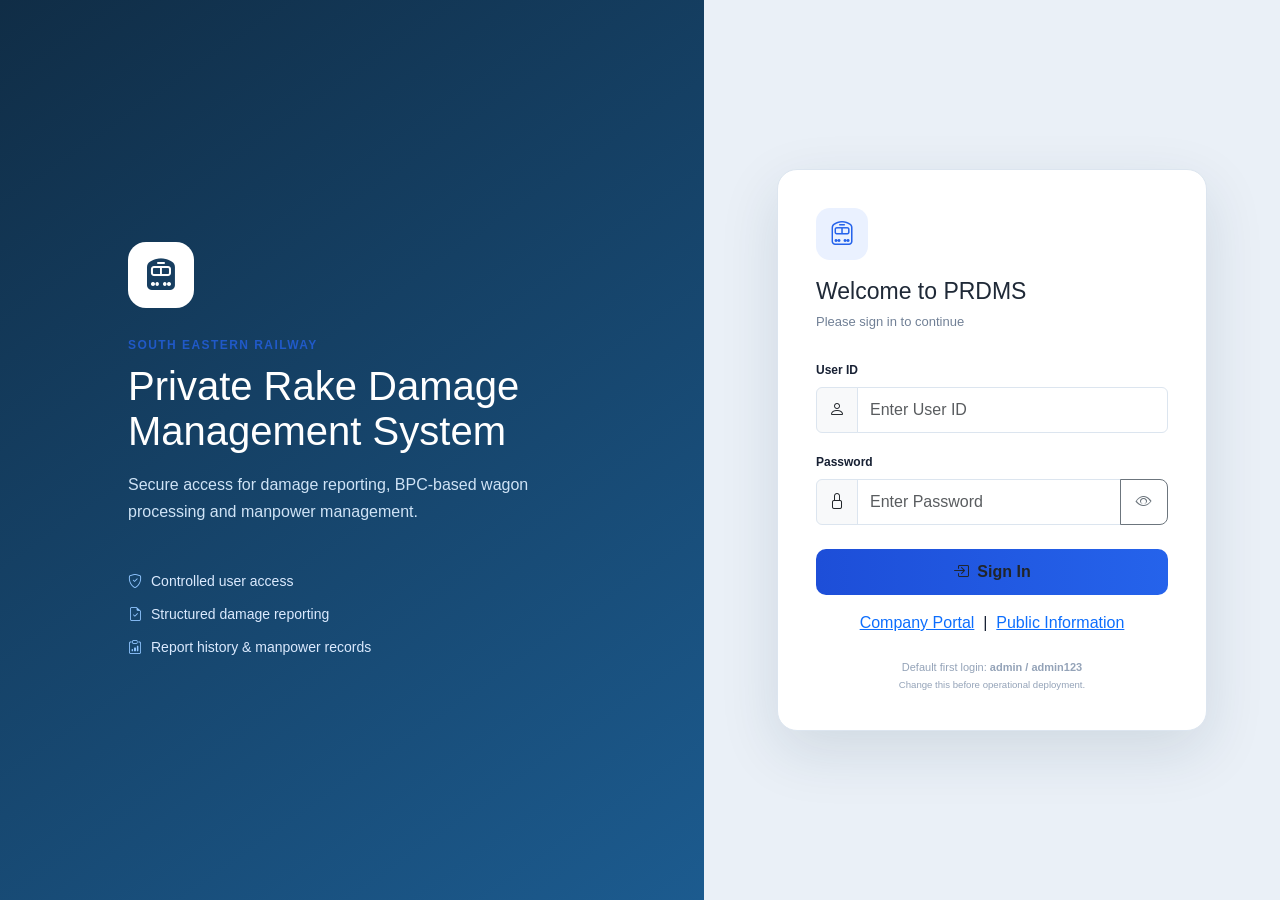
<file: login.html>
<!DOCTYPE html><html lang="en"><head>
<meta charset="UTF-8"><meta name="viewport" content="width=device-width,initial-scale=1.0"><title>PRDMS | Secure Login</title>
<link href="https://cdn.jsdelivr.net/npm/bootstrap@5.3.7/dist/css/bootstrap.min.css" rel="stylesheet"><link rel="stylesheet" href="https://cdn.jsdelivr.net/npm/bootstrap-icons@1.13.1/font/bootstrap-icons.min.css"><link rel="stylesheet" href="css/style.css"></head>
<body class="login-page"><div class="login-shell"><section class="login-brand-panel"><div class="login-railway-mark"><i class="bi bi-train-front-fill"></i></div><div class="eyebrow">SOUTH EASTERN RAILWAY</div><h1>Private Rake Damage<br>Management System</h1><p>Secure access for damage reporting, BPC-based wagon processing and manpower management.</p><div class="login-feature-list"><div><i class="bi bi-shield-check"></i>Controlled user access</div><div><i class="bi bi-file-earmark-check"></i>Structured damage reporting</div><div><i class="bi bi-clipboard-data"></i>Report history & manpower records</div></div></section>
<section class="login-card-wrap"><div class="login-card"><div class="login-card-logo"><i class="bi bi-train-front"></i></div><div class="login-card-heading"><h2>Welcome to PRDMS</h2><p>Please sign in to continue</p></div><form id="loginForm"><label class="form-label">User ID</label><div class="input-group mb-3"><span class="input-group-text"><i class="bi bi-person"></i></span><input id="loginUserId" class="form-control" placeholder="Enter User ID" required></div><label class="form-label">Password</label><div class="input-group mb-2"><span class="input-group-text"><i class="bi bi-lock"></i></span><input id="loginPassword" type="password" class="form-control" placeholder="Enter Password" required><button type="button" class="btn btn-outline-secondary password-toggle" id="togglePassword"><i class="bi bi-eye"></i></button></div><div id="loginError" class="login-error d-none"></div><button class="btn login-submit w-100 mt-3" type="submit"><i class="bi bi-box-arrow-in-right me-2"></i>Sign In</button></form><div class="text-center mt-3"><a href="pages/company-portal.html">Company Portal</a> &nbsp;|&nbsp; <a href="pages/public-portal.html">Public Information</a></div><div class="login-help">Default first login: <strong>admin / admin123</strong><br><small>Change this before operational deployment.</small></div></div></section></div>
<script src="js/cloud.js"></script><script src="js/auth.js"></script><script src="js/company-master.js"></script><script>seedCompanyAccounts&&seedCompanyAccounts();</script><script>
togglePassword.onclick=()=>{const p=loginPassword;p.type=p.type==="password"?"text":"password";togglePassword.querySelector("i").className=p.type==="password"?"bi bi-eye":"bi bi-eye-slash"};
loginForm.onsubmit=e=>{e.preventDefault();const r=PRDMSAuth.login(loginUserId.value,loginPassword.value);if(!r.ok){loginError.textContent=r.message;loginError.classList.remove("d-none");return}location.href="index.html"};
</script></body></html>
</file>
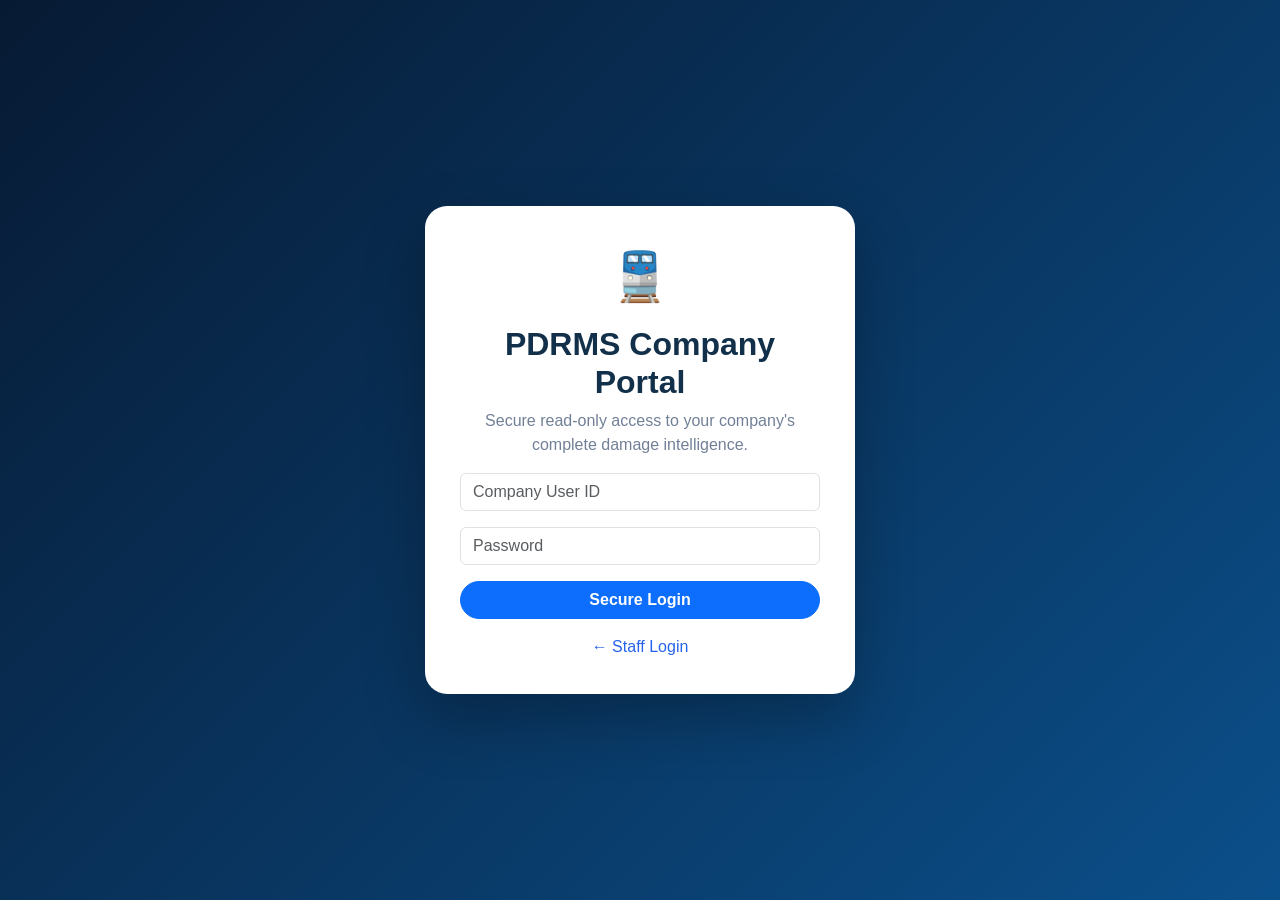
<file: pages/company-portal.html>
<!doctype html><html><head><meta charset="utf-8"><meta name="viewport" content="width=device-width,initial-scale=1"><title>Company Portal | PDRMS</title><link href="https://cdn.jsdelivr.net/npm/bootstrap@5.3.7/dist/css/bootstrap.min.css" rel="stylesheet"><link rel="stylesheet" href="../css/style.css"></head><body class="company-portal-page">
<div id="companyLogin" class="portal-login-wrap"><div class="portal-login-card"><div class="portal-icon">🚆</div><h2>PDRMS Company Portal</h2><p>Secure read-only access to your company's complete damage intelligence.</p><form id="companyLoginForm"><input id="companyUserId" class="form-control mb-3" placeholder="Company User ID" required><input id="companyPassword" type="password" class="form-control mb-3" placeholder="Password" required><div id="companyLoginError" class="alert alert-danger d-none py-2"></div><button class="btn btn-primary w-100">Secure Login</button></form><a href="../login.html" class="back-login">← Staff Login</a></div></div>
<div id="companyApp" class="d-none"><header class="company-hero"><div class="container py-4"><div class="d-flex justify-content-between align-items-start gap-3 flex-wrap"><div><div class="eyebrow">PDRMS • COMPANY INTELLIGENCE PORTAL</div><h1 id="companyTitle">Company Damage History</h1><p id="companySubtitle" class="mb-0"></p></div><div class="text-end"><div class="updated-label">LAST UPDATED</div><div id="lastUpdated" class="fw-bold"></div><button class="btn btn-light btn-sm mt-2" onclick="PRDMSAuth.logout();location.reload()">Logout</button></div></div></div></header>
<main class="container py-4"><div class="row g-3" id="stats"></div>
<div class="company-panel mt-4"><div class="panel-head"><div><h4>🔎 Search Your Train & Reports</h4><p>Search by Train No. and optionally narrow results by examination period.</p></div></div><div class="row g-2 align-items-end"><div class="col-lg-4"><label>Train No.</label><input id="trainSearch" class="form-control" placeholder="Enter full or partial Train No."></div><div class="col-lg-3"><label>From Date</label><input id="fromDate" type="date" class="form-control"></div><div class="col-lg-3"><label>To Date</label><input id="toDate" type="date" class="form-control"></div><div class="col-lg-2 d-flex gap-2"><button class="btn btn-primary flex-fill" onclick="render()">Search</button><button class="btn btn-outline-secondary flex-fill" onclick="clearFilters()">Clear</button></div></div></div>
<div class="quick-grid mt-4"><a href="#history" class="quick-action"><span>📋</span><b>Damage History</b><small>Browse all examinations</small></a><a href="#analysis" class="quick-action"><span>📊</span><b>Damage Analysis</b><small>Trends & recurring defects</small></a><a href="#trainPassport" class="quick-action" onclick="document.getElementById('trainSearch').focus();return false"><span>🚆</span><b>Train Passport</b><small>Search a train to open profile</small></a><a href="wagon-passport.html" class="quick-action"><span>🚃</span><b>Wagon Passport</b><small>Individual wagon history</small></a></div>
<div class="row g-4 mt-1"><div class="col-lg-7"><div class="company-panel" id="analysis"><h4>📈 Monthly Damage & Report Trends</h4><div id="monthlyTrend"></div></div></div><div class="col-lg-5"><div class="company-panel"><h4>🔧 Damage Analysis</h4><div id="damageAnalysis"></div></div></div></div>
<div class="company-panel mt-4" id="history"><div class="d-flex justify-content-between align-items-center flex-wrap gap-2"><div><h4>📋 <span id="historyTitle">Company Damage History</span></h4><p class="mb-0 text-muted">Read-only official examination history.</p></div><span id="resultCount" class="badge text-bg-primary"></span></div><div class="table-responsive mt-3"><table class="table table-hover align-middle"><thead><tr><th>Date</th><th>Train No.</th><th>Owner</th><th>Damaged Wagons</th><th>View</th><th>Passport</th></tr></thead><tbody id="rows"></tbody></table></div></div>
<div id="trainPassport" class="company-panel mt-4 d-none"></div></main></div>
<script src="../js/cloud.js"></script><script src="../js/auth.js"></script><script src="../js/company-master.js"></script><script src="../js/portal-common.js"></script><script src="../js/company-portal.js"></script></body></html>
</file>
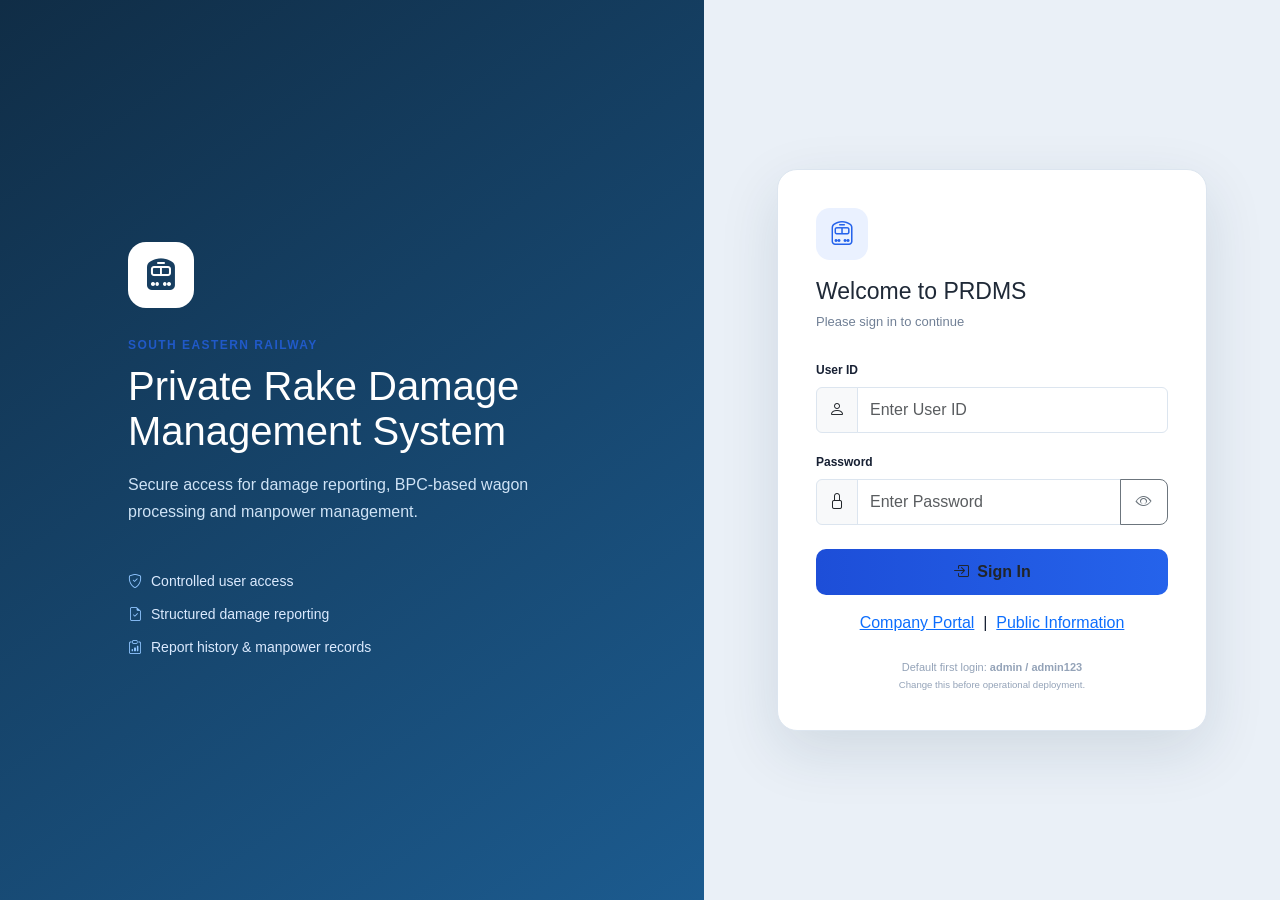
<file: pages/damage-history.html>
<!DOCTYPE html>
<html lang="en">
<head>
<meta charset="UTF-8"><meta name="viewport" content="width=device-width, initial-scale=1.0">
<title>Damage Report History</title>
<link href="https://cdn.jsdelivr.net/npm/bootstrap@5.3.7/dist/css/bootstrap.min.css" rel="stylesheet">
<link rel="stylesheet" href="https://cdn.jsdelivr.net/npm/bootstrap-icons@1.13.1/font/bootstrap-icons.min.css">
<link rel="stylesheet" href="../css/style.css">
<style>
/* Damage Report History: professional compact single-row action layout */
.history-table{width:100%;table-layout:fixed;}
.history-table th,.history-table td{vertical-align:middle;}
.history-date-col{width:12% !important;}
.history-train-col{width:34% !important;}
.history-wagons-col{width:6% !important;text-align:center;}
.history-yr-col{width:6% !important;text-align:center;}
.history-status-col{width:14% !important;text-align:center;}
.status-select{font-size:.72rem;padding:2px 5px;min-width:105px;}
.history-action-heading,.history-actions{
  width:42% !important;
  min-width:0 !important;
  text-align:center;
  white-space:nowrap !important;
}
.history-actions{padding:6px 8px !important;overflow:hidden;}
.history-actions-grid{
  display:flex !important;
  align-items:center;
  justify-content:center;
  gap:5px !important;
  flex-wrap:nowrap !important;
  width:100%;
}
.history-actions .btn{
  flex:0 0 auto;
  min-width:50px !important;
  width:auto !important;
  height:28px !important;
  padding:3px 9px !important;
  margin:0 !important;
  border-radius:8px !important;
  font-size:0.72rem !important;
  font-weight:600;
  line-height:1 !important;
  white-space:nowrap;
}
.history-actions .btn:nth-child(1){min-width:50px !important;}
.history-actions .btn:nth-child(2){min-width:48px !important;}
.history-actions .btn:nth-child(3){min-width:52px !important;}
.history-actions .btn:last-child{min-width:74px !important;}
.history-month-section h4{color:#1f3b64}
.history-view-table th{white-space:nowrap}
@media (max-width: 992px){
  .history-table{min-width:760px;table-layout:fixed;}
  .history-wagons-col,.history-yr-col{min-width:0;}
}

/* Compact Status + Actions layout fix */
.history-table{table-layout:fixed;width:100%;}
.history-date-col{width:7% !important;}
.history-train-col{width:16% !important;}
.history-wagons-col{width:8% !important;text-align:center;}
.history-yr-col{width:7% !important;text-align:center;}
.history-status-col{width:12% !important;text-align:center;}
.history-action-heading,.history-actions{width:50% !important;}
.history-actions-grid{display:flex !important;flex-wrap:nowrap !important;gap:6px !important;justify-content:center !important;align-items:center !important;}
.history-actions-grid .btn{font-size:.72rem !important;padding:4px 10px !important;min-width:62px !important;white-space:nowrap !important;}
.status-select{width:100% !important;min-width:0 !important;font-size:.72rem !important;padding:2px 4px !important;}
.history-status-col .badge{font-size:.68rem !important;}


/* ===== Final wide-screen History layout ===== */
.history-page .container,
.container:has(#historyList) {
    max-width: 1600px !important;
    width: calc(100% - 48px) !important;
    margin-left: auto !important;
    margin-right: auto !important;
}

/* Search panel: use all available width and keep all controls inside */
.history-search-row,
.history-filter-row {
    display: grid !important;
    grid-template-columns: 1.35fr 1fr .65fr .65fr auto auto !important;
    gap: 14px !important;
    align-items: end !important;
    width: 100% !important;
}
.history-search-row > *,
.history-filter-row > * {
    width: auto !important;
    min-width: 0 !important;
}
.history-search-row .btn,
.history-filter-row .btn {
    white-space: nowrap !important;
    min-width: 78px !important;
}

/* Table uses the full available page width */
.history-month-section,
#historyList,
.history-month-section .table-responsive {
    width: 100% !important;
    max-width: none !important;
}
.history-table {
    width: 100% !important;
    min-width: 0 !important;
    table-layout: fixed !important;
}

/* Give more room to the useful columns and keep Status compact */
.history-date-col { width: 7% !important; }
.history-train-col { width: 20% !important; }
.history-wagons-col { width: 8% !important; text-align: center !important; }
.history-yr-col { width: 7% !important; text-align: center !important; }
.history-status-col { width: 14% !important; text-align: center !important; }
.history-action-heading,
.history-actions { width: 44% !important; }

.history-status-col .badge {
    display: inline-block !important;
    margin-bottom: 3px !important;
    font-size: .68rem !important;
    padding: 3px 7px !important;
}
.history-status-col .status-select {
    width: 100% !important;
    min-width: 0 !important;
    max-width: 100% !important;
    font-size: .74rem !important;
    padding: 3px 5px !important;
}

/* Four action buttons always stay fully inside the Actions column */
.history-actions-grid {
    display: grid !important;
    grid-template-columns: repeat(4, minmax(0, 1fr)) !important;
    gap: 6px !important;
    width: 100% !important;
    align-items: center !important;
}
.history-actions-grid .btn {
    width: 100% !important;
    min-width: 0 !important;
    padding: 4px 5px !important;
    font-size: .72rem !important;
    white-space: nowrap !important;
    overflow: hidden !important;
    text-overflow: ellipsis !important;
}

/* Mobile fallback */
@media (max-width: 1100px) {
    .history-page .container,
    .container:has(#historyList) { width: calc(100% - 24px) !important; }
    .history-search-row,
    .history-filter-row {
        grid-template-columns: repeat(3, minmax(0, 1fr)) !important;
    }
}


/* ===== FINAL STATUS + ACTION COLUMN FIX ===== */
.history-table {
    width: 100% !important;
    table-layout: fixed !important;
}

.history-table .history-date-col,
.history-table td.history-date-col { width: 7% !important; }

.history-table .history-train-col,
.history-table td.history-train-col { width: 20% !important; }

.history-table .history-wagons-col,
.history-table td.history-wagons-col { width: 8% !important; }

.history-table .history-yr-col,
.history-table td.history-yr-col { width: 7% !important; }

.history-table .history-status-col,
.history-table td.history-status-col {
    width: 7% !important;
    min-width: 0 !important;
    padding-left: 4px !important;
    padding-right: 4px !important;
}

/* Status is intentionally the same width as Y/R */
.history-status-col .status-select {
    width: 100% !important;
    min-width: 0 !important;
    max-width: 100% !important;
    font-size: .68rem !important;
    padding: 2px 3px !important;
}

.history-status-col .badge {
    font-size: .62rem !important;
    padding: 3px 6px !important;
    max-width: 100% !important;
    white-space: nowrap !important;
}

/* Remaining width goes to Actions */
.history-table .history-action-heading,
.history-table td.history-actions {
    width: 51% !important;
    min-width: 0 !important;
    overflow: hidden !important;
    padding-left: 8px !important;
    padding-right: 8px !important;
}

.history-actions-grid {
    display: grid !important;
    grid-template-columns: repeat(4, minmax(0, 1fr)) !important;
    gap: 8px !important;
    width: 100% !important;
    min-width: 0 !important;
}

.history-actions-grid .btn {
    width: 100% !important;
    min-width: 0 !important;
    margin: 0 !important;
    padding: 4px 6px !important;
    font-size: .72rem !important;
    white-space: nowrap !important;
    overflow: hidden !important;
    text-overflow: ellipsis !important;
    box-sizing: border-box !important;
}


/* Status text polish */
.history-table .history-status-col {
    text-align: center !important;
    vertical-align: middle !important;
}
.history-status-col .badge {
    display: inline-flex !important;
    align-items: center !important;
    justify-content: center !important;
    margin: 0 auto 5px !important;
    font-size: .78rem !important;
    font-weight: 700 !important;
    line-height: 1.1 !important;
    padding: 4px 8px !important;
}
.history-status-col .status-select {
    text-align: center !important;
    font-size: .78rem !important;
    font-weight: 700 !important;
    height: 30px !important;
}
.history-status-col .status-select option {
    font-weight: 700 !important;
}


/* Single colored Status dropdown */
.history-status-col .status-select {
    display: block !important;
    margin: 0 auto !important;
    width: 100% !important;
    border-radius: 6px !important;
    font-weight: 700 !important;
    text-align: center !important;
    background-image: none !important;
    cursor: pointer !important;
}
.status-select.status-draft {
    background-color: #6c757d !important;
    color: #fff !important;
    border-color: #6c757d !important;
}
.status-select.status-progress {
    background-color: #ffc107 !important;
    color: #212529 !important;
    border-color: #ffc107 !important;
}
.status-select.status-completed {
    background-color: #198754 !important;
    color: #fff !important;
    border-color: #198754 !important;
}
.status-select.status-closed {
    background-color: #343a40 !important;
    color: #fff !important;
    border-color: #343a40 !important;
}


/* Compact Date column so dates never overlap Train No. */
.history-table .history-date-col {
    white-space: nowrap !important;
    overflow: hidden !important;
    font-size: .72rem !important;
    letter-spacing: -.15px !important;
    padding-left: 3px !important;
    padding-right: 3px !important;
}
.history-table td.history-date-col {
    font-size: .72rem !important;
    font-weight: 500 !important;
    text-align: center !important;
    white-space: nowrap !important;
    overflow: hidden !important;
    text-overflow: clip !important;
    padding-left: 3px !important;
    padding-right: 3px !important;
}

</style>
</head>
<body class="history-page">
<script src="../js/cloud.js"></script><script src="../js/auth.js"></script>
<header class="page-topbar no-print"><a href="../index.html"><i class="bi bi-grid-1x2-fill me-2"></i>Dashboard</a><div class="module-title">DAMAGE REPORT HISTORY</div><div class="page-user"><i class="bi bi-person-circle"></i><strong data-user-name>User</strong><button type="button" onclick="openChangePassword()"><i class="bi bi-key"></i></button><button type="button" onclick="PRDMSAuth.logout()"><i class="bi bi-box-arrow-right"></i></button></div></header>
<div class="container mt-4 mb-5">
  <div class="card shadow-sm mb-4"><div class="card-body">
    <div class="history-search-row">
      <div class="history-filter-item"><label class="form-label fw-bold">Train Number</label><input id="historyTrainSearch" class="form-control" placeholder="Search Train No."></div>
      <div class="history-filter-item"><label class="form-label fw-bold">Date</label><input id="historyDateSearch" type="date" class="form-control"></div>
      <div class="history-filter-item"><label class="form-label fw-bold">Month</label><select id="historyMonthSearch" class="form-select"><option value="">All Months</option></select></div>
      <div class="history-filter-item"><label class="form-label fw-bold">Status</label><select id="historyStatusSearch" class="form-select"><option value="">All Status</option><option>Draft</option><option>In Progress</option><option>Completed</option><option>Closed</option></select></div>
      <div class="col-md-1 d-flex gap-2"><button class="btn btn-primary flex-fill" onclick="applyHistoryFilter()">Search</button><button class="btn btn-secondary" onclick="clearHistoryFilter()">Clear</button></div>
    </div>
  </div></div>
  <div id="historyEmpty" class="alert alert-info d-none">No saved damage reports found.</div>
  <div id="historyList"></div>
</div>
<div class="modal fade" id="historyViewModal" tabindex="-1"><div class="modal-dialog modal-xl modal-dialog-scrollable"><div class="modal-content">
  <div class="modal-header"><h5 class="modal-title">Damage Report — View</h5><button class="btn-close" data-bs-dismiss="modal"></button></div>
  <div class="modal-body">
    <div class="card bg-light border-0 mb-3"><div class="card-body py-2 small"><div class="row"><div class="history-filter-item"><strong>Created By:</strong> <span id="viewCreatedBy">—</span></div><div class="history-filter-item"><strong>Created At:</strong> <span id="viewCreatedAt">—</span></div><div class="history-filter-item"><strong>Last Edited By:</strong> <span id="viewEditedBy">—</span></div><div class="history-filter-item"><strong>Last Edited At:</strong> <span id="viewEditedAt">—</span></div></div></div></div><div class="card border-0 bg-light mb-3"><div class="card-body py-2 small"><div class="row"><div class="history-filter-item"><strong>Report Status:</strong> <span id="viewReportStatus">—</span></div><div class="history-filter-item"><strong>Status Changed By:</strong> <span id="viewStatusChangedBy">—</span></div><div class="history-filter-item"><strong>Status Changed At:</strong> <span id="viewStatusChangedAt">—</span></div></div></div></div><div class="row mb-3"><div class="history-filter-item"><strong>Train No.</strong><div id="viewTrainNo">-</div></div><div class="history-filter-item"><strong>Date</strong><div id="viewDate">-</div></div><div class="history-filter-item"><strong>Rake ID</strong><div id="viewRake">-</div></div><div class="history-filter-item"><strong>Wagons</strong><div id="viewWagonCount">0</div></div></div>
    <div class="table-responsive"><table class="table table-bordered history-view-table"><thead><tr><th>Sl.</th><th>Owner</th><th>Wagon No.</th><th>Type</th><th>Remarks</th><th>Incoming Damages</th></tr></thead><tbody id="historyViewBody"></tbody></table></div>
  </div>
</div></div></div>
<script src="https://cdn.jsdelivr.net/npm/bootstrap@5.3.7/dist/js/bootstrap.bundle.min.js"></script>
<script src="../js/history.js"></script>
<div class="modal fade" id="changePasswordModal" tabindex="-1"><div class="modal-dialog"><div class="modal-content"><form id="changePasswordForm"><div class="modal-header"><h5 class="modal-title">Change Password</h5><button class="btn-close" type="button" data-bs-dismiss="modal"></button></div><div class="modal-body"><div id="changePasswordMsg"></div><label class="form-label">Current Password</label><input id="currentPasswordInput" type="password" class="form-control mb-3" required><label class="form-label">New Password</label><input id="newPasswordInput" type="password" class="form-control" required></div><div class="modal-footer"><button type="button" class="btn btn-secondary" data-bs-dismiss="modal">Cancel</button><button class="btn btn-primary">Change Password</button></div></form></div></div></div><script>function openChangePassword(){const m=document.getElementById("changePasswordModal");if(!m)return;bootstrap.Modal.getOrCreateInstance(m).show()}document.addEventListener("DOMContentLoaded",()=>{const f=document.getElementById("changePasswordForm");if(f)f.onsubmit=e=>{e.preventDefault();const r=PRDMSAuth.changeOwnPassword(currentPasswordInput.value,newPasswordInput.value);const box=document.getElementById("changePasswordMsg");if(r.ok){box.innerHTML='<div class="alert alert-success">Password changed successfully.</div>';f.reset();setTimeout(()=>bootstrap.Modal.getOrCreateInstance(document.getElementById("changePasswordModal")).hide(),700)}else box.innerHTML='<div class="alert alert-danger">'+r.message+'</div>'}});</script></body></html>
</file>
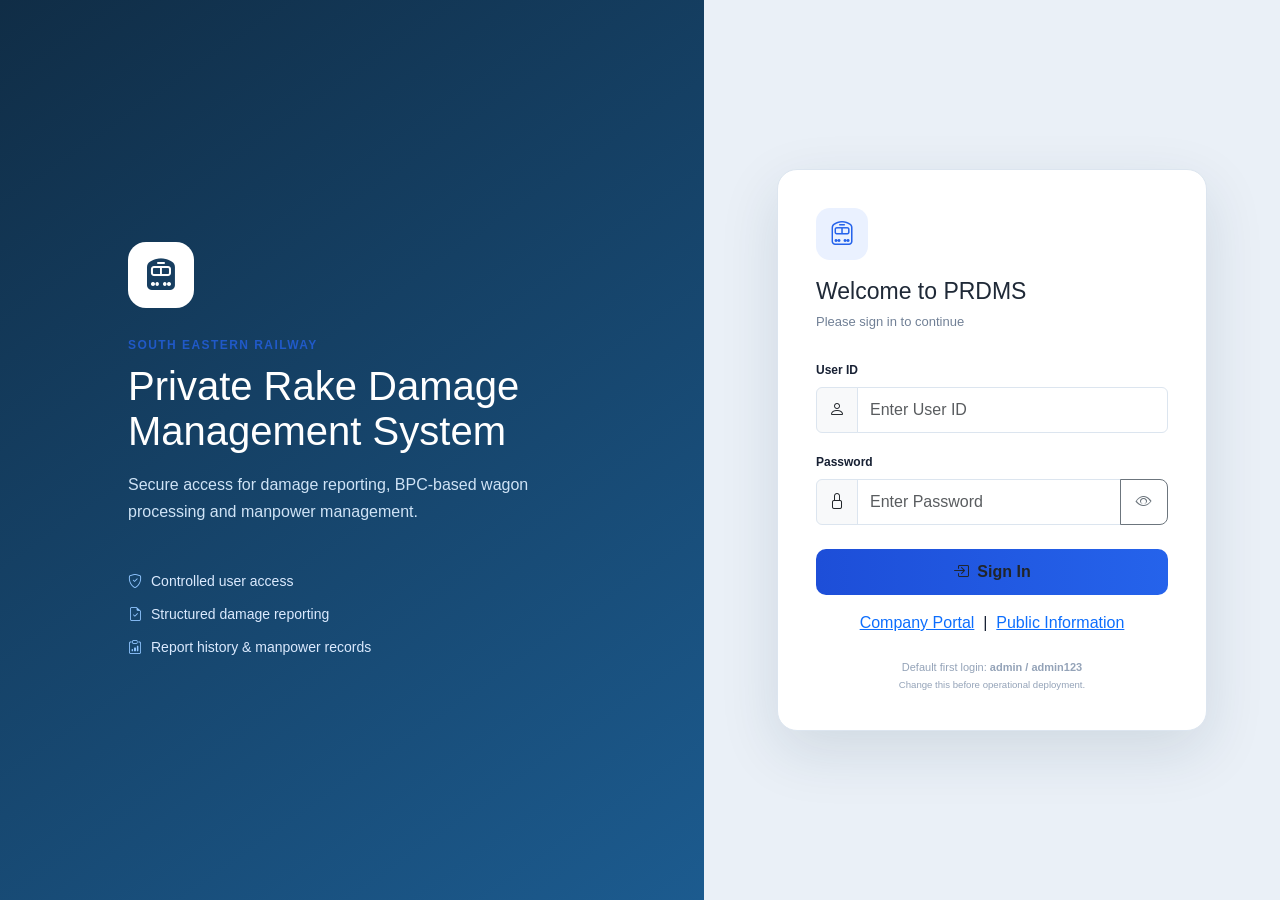
<file: pages/management-dashboard.html>
<!doctype html>
<html lang="en">
<head>
<meta charset="utf-8"><meta name="viewport" content="width=device-width,initial-scale=1">
<title>PDRMS Management Intelligence</title>
<link href="https://cdn.jsdelivr.net/npm/bootstrap@5.3.7/dist/css/bootstrap.min.css" rel="stylesheet">
<link href="https://cdn.jsdelivr.net/npm/bootstrap-icons@1.13.1/font/bootstrap-icons.min.css" rel="stylesheet">
<link rel="stylesheet" href="../css/style.css">
<style>
body{background:#f5f7fa}.mi-wrap{padding:18px}.mi-hero{background:linear-gradient(135deg,#104a80,#1976b9);color:#fff;border-radius:18px;padding:26px 30px;box-shadow:0 8px 24px rgba(0,0,0,.08)}
.mi-hero h2{font-weight:700}.filter-box{background:#fff;border-radius:16px;padding:18px;box-shadow:0 5px 18px rgba(0,0,0,.06)}
.mi-stat{height:100%;background:#fff;border-radius:16px;padding:20px 18px;box-shadow:0 7px 22px rgba(0,0,0,.07);min-height:150px}.mi-stat-label{color:#47627d;font-size:.9rem}.mi-stat-value{font-size:1.65rem;font-weight:800;color:#101820;margin-top:12px;line-height:1.15;overflow-wrap:anywhere}.mi-stat-sub{font-size:.78rem;color:#7b8794;margin-top:8px}
.mi-card{background:#fff;border-radius:17px;box-shadow:0 7px 22px rgba(0,0,0,.07);height:100%;overflow:hidden}.mi-card-body{padding:24px}.mi-card h5{font-weight:700;margin-bottom:22px}.chart-area{min-height:330px}.mi-empty{min-height:230px;display:flex;align-items:center;justify-content:center;text-align:center;color:#78889a;padding:25px}.trend-list{display:flex;flex-direction:column;gap:20px}.trend-row{display:flex;gap:18px;align-items:flex-start}.trend-month{width:92px;font-weight:700;font-size:.9rem}.trend-series{flex:1}.trend-line{display:grid;grid-template-columns:70px 1fr 55px;gap:10px;align-items:center;margin-bottom:10px;font-size:.82rem}.trend-track,.damage-track{height:10px;background:#e9eef3;border-radius:999px;overflow:hidden}.trend-track i,.damage-track i{display:block;height:100%;border-radius:999px;background:#1677c8}.trend-track.wagon i{background:#20a365}.trend-line b{text-align:right}.mi-legend{display:flex;gap:20px;margin-top:18px;font-size:.8rem;color:#657487}.legend-dot{display:inline-block;width:9px;height:9px;border-radius:50%;background:#1677c8}.legend-dot.wagon{background:#20a365}.damage-row{margin-bottom:17px}.damage-head{display:flex;justify-content:space-between;gap:10px;font-size:.86rem;margin-bottom:7px}.damage-head span{overflow:hidden;text-overflow:ellipsis;white-space:nowrap}.damage-track i{background:#df334d}.mi-alert{display:flex;gap:12px;padding:13px 14px;border-radius:10px;margin-bottom:10px;font-size:.86rem}.mi-alert.danger{background:#fff0f2;border-left:4px solid #dc3545}.mi-alert.warning{background:#fff8e7;border-left:4px solid #e0a800}.mi-alert.info{background:#edf6ff;border-left:4px solid #198bd1}.recent-item{padding:14px 2px;border-bottom:1px solid #e8edf2}.recent-item:last-child{border-bottom:0}.mi-pill{display:inline-block;background:#eef3f7;border-radius:999px;padding:2px 8px;font-size:.72rem;color:#536579;margin-left:4px}.table th{white-space:nowrap;color:#30465c}.table td{vertical-align:middle}.nav-actions{display:flex;flex-wrap:wrap;gap:8px;margin-top:18px}.nav-actions .btn{border-radius:25px;font-weight:600;padding:10px 18px}.mi-note{font-size:.78rem;color:#718096}
@media(max-width:768px){.mi-wrap{padding:10px}.mi-hero{padding:20px}.trend-row{display:block}.trend-month{width:auto;margin-bottom:10px}.trend-line{grid-template-columns:62px 1fr 40px}}
</style>
</head>
<body>
<script src="../js/cloud.js?v=20260911-29"></script>
<script src="../js/auth.js?v=20260911-29"></script>
<script>if(!PRDMSAuth.requireAdmin()) throw new Error('Admin access required');</script>
<div class="container-fluid mi-wrap">
  <div class="mi-hero mb-3"><div class="d-flex justify-content-between align-items-center flex-wrap gap-3"><div><div class="small opacity-75">SOUTH EASTERN RAILWAY • NIMPURA RECEPTION YARD</div><h2 class="mb-1">PDRMS Management Intelligence Dashboard</h2><div>Executive overview of private rake damage activity in NRY/NMP</div></div><div class="text-end"><div class="small">LAST UPDATED</div><strong id="lastUpdated">—</strong><div id="syncStatus" class="small opacity-75 mt-1">Loading data…</div></div></div></div>
  <div class="filter-box mb-3"><div class="row g-3"><div class="col-md-3"><label class="form-label">From</label><input id="fromDate" type="date" class="form-control"></div><div class="col-md-3"><label class="form-label">To</label><input id="toDate" type="date" class="form-control"></div><div class="col-md-3"><label class="form-label">Company</label><select id="companyFilter" class="form-select"><option value="">All Companies</option></select></div><div class="col-md-3"><label class="form-label">Train No.</label><input id="trainFilter" class="form-control" placeholder="Search train number"></div></div><div class="mt-3 d-flex align-items-center gap-2 flex-wrap"><button id="applyFilters" class="btn btn-primary px-4"><i class="bi bi-funnel"></i> Apply Filters</button><button id="clearFilters" class="btn btn-outline-secondary px-4">Clear</button><span id="miLoading" class="mi-note ms-1">Starting dashboard…</span></div></div>
  <div id="stats" class="row g-3 mb-3"></div>
  <div class="row g-3">
    <div class="col-lg-8"><div class="mi-card"><div class="mi-card-body"><h5>Monthly Damage &amp; Report Trends</h5><div id="trendChart" class="chart-area"></div></div></div></div>
    <div class="col-lg-4"><div class="mi-card"><div class="mi-card-body"><h5>Top Recurring Damages</h5><div id="damageChart" class="chart-area"></div></div></div></div>
    <div class="col-lg-7"><div class="mi-card"><div class="mi-card-body"><h5>Company-wise Intelligence</h5><div class="table-responsive"><table class="table table-hover align-middle" id="companyTable"><thead><tr><th>Company</th><th>Reports</th><th>Damaged Wagons</th><th>Share</th><th>Common Damage</th></tr></thead><tbody></tbody></table></div></div></div></div>
    <div class="col-lg-5"><div class="mi-card"><div class="mi-card-body"><h5>Smart Repeated Alerts</h5><div id="alerts"></div></div></div></div>
    <div class="col-12"><div class="mi-card"><div class="mi-card-body"><h5>Recent Activity</h5><div id="recentActivity"></div></div></div></div>
  </div>
  <div class="nav-actions">
    <a class="btn btn-outline-primary" href="../index.html"><i class="bi bi-arrow-left"></i> Back to Staff Dashboard</a>
    <a class="btn btn-primary" href="damage-history.html">Damage History</a>
    <a class="btn btn-success" href="train-passport.html">Train Intelligence</a>
    <a class="btn btn-dark" href="wagon-passport.html">Wagon Intelligence</a>
  </div>
</div>
<script src="../js/portal-common.js?v=20260911-29"></script>
<script src="../js/management-dashboard.js?v=20260911-29"></script>
</body></html>
</file>
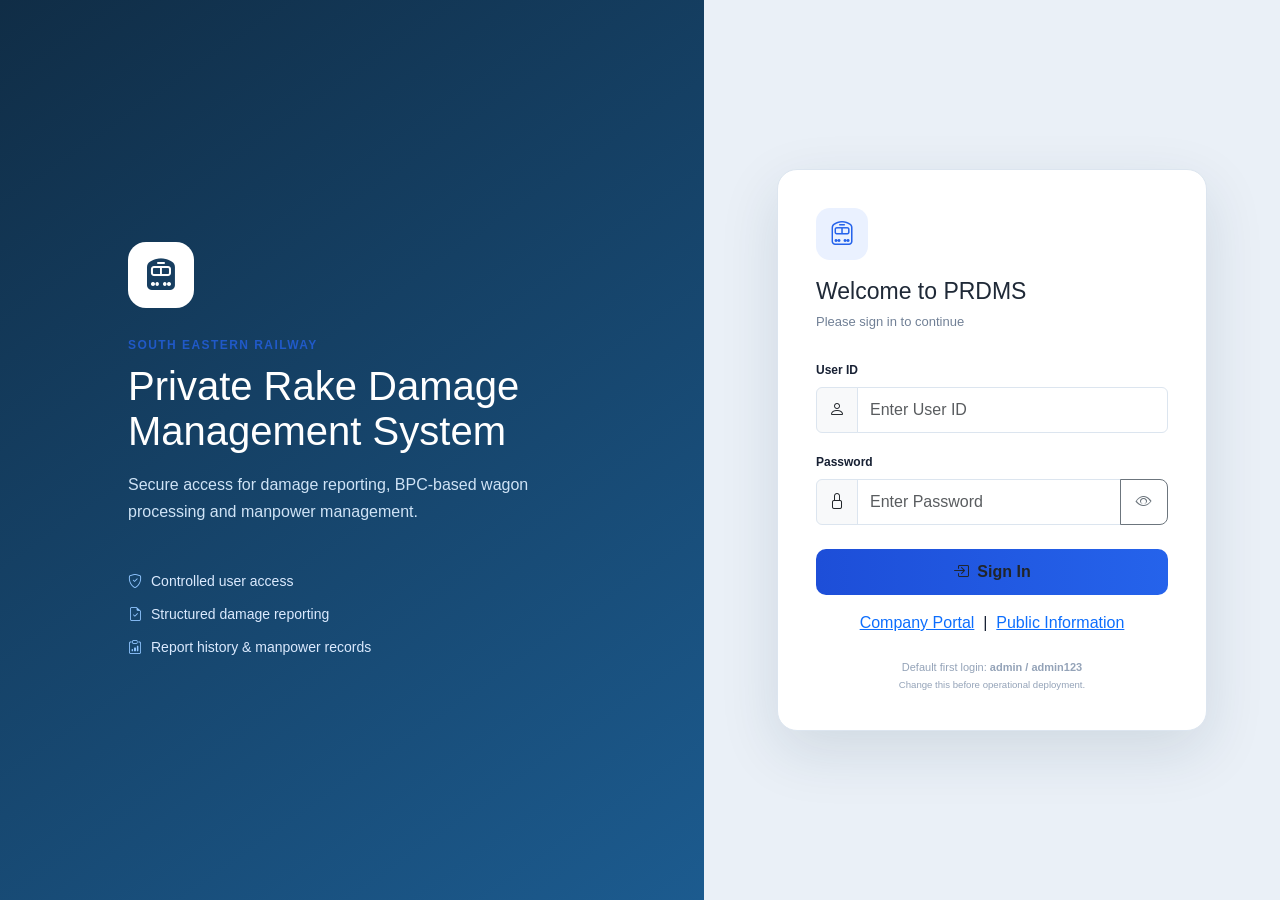
<file: pages/manpower-calculation.html>
<!DOCTYPE html>
<html lang="en">
<head>
    <meta charset="UTF-8">
    <meta name="viewport" content="width=device-width, initial-scale=1.0">
    <title>Manpower Calculation - PRDMS</title>
    <link href="https://cdn.jsdelivr.net/npm/bootstrap@5.3.7/dist/css/bootstrap.min.css" rel="stylesheet">
    <link href="https://cdn.jsdelivr.net/npm/bootstrap-icons@1.13.1/font/bootstrap-icons.min.css" rel="stylesheet">
    <link rel="stylesheet" href="../css/style.css">
    <style>
        .mp-table th,.mp-table td{vertical-align:middle}.unrated{background:#fff3cd}
        .official-print{display:none}
        @media print{
            @page{size:A4 landscape;margin:7mm 6mm}
            html,body{background:#fff!important;color:#000!important;font-family:"Times New Roman",Times,serif!important;margin:0!important;padding:0!important}
            body{font-size:14px!important}
            .no-print,.screen-only{display:none!important}
            .official-print{display:block!important}
            .container-fluid{padding:0!important;margin:0!important;width:100%!important;max-width:none!important}
            .official-title{text-align:center;margin:0 0 5mm}
            .official-title h3{font-size:22px;font-weight:700;margin:0 0 1mm}
            .official-title .sub{font-size:18px;font-weight:700}
            .official-meta{display:grid;grid-template-columns:1fr 1fr 1fr;margin-bottom:5mm;font-size:14px}
            .official-meta div{padding:0 4mm}.official-meta strong{font-weight:700}
            .official-table{width:100%;border-collapse:collapse;table-layout:fixed;font-size:16px}
            .official-table th,.official-table td{border:1px solid #000;padding:2px 2.5px;text-align:center;vertical-align:middle;line-height:1.08;word-break:break-word;overflow-wrap:anywhere}
            .official-table thead{display:table-header-group}.official-table tfoot{display:table-row-group!important}.official-table tr{page-break-inside:avoid}
            .official-table th{font-weight:700}
            .official-table .damage-cell{text-align:left}
            .official-table th:nth-child(1){width:3.5%}.official-table th:nth-child(2){width:6%}.official-table th:nth-child(3){width:11%}.official-table th:nth-child(4){width:10%}.official-table th:nth-child(5){width:22%}.official-table th:nth-child(n+6){width:auto}.official-table tbody td:nth-child(4){white-space:nowrap!important;word-break:normal!important;overflow-wrap:normal!important}.official-table .blank-group-column{font-size:0;padding:0}
            .official-table .group-row th{font-size:16px}
            .official-table .item-header th{font-size:15px;min-height:28px}
            .official-table .official-total-row th,.official-table .official-group-total-row th,.official-table .grand-total-row th{font-weight:700}
            .official-signatures{display:grid;grid-template-columns:1fr 1fr;margin-top:22mm;font-size:16px;font-weight:800}
            .official-signatures div:first-child{text-align:left}.official-signatures div:last-child{text-align:right}
            .official-grand-total-row .final-total-spacer {
    border: none !important;
}
        }
    </style>
</head>
<body>
<script src="../js/cloud.js"></script><script src="../js/auth.js"></script>
<header class="page-topbar no-print"><a href="../index.html"><i class="bi bi-grid-1x2-fill me-2"></i>Dashboard</a><div class="module-title">MANPOWER CALCULATION</div><div class="page-user"><i class="bi bi-person-circle"></i><strong data-user-name>User</strong><button type="button" onclick="openChangePassword()"><i class="bi bi-key"></i></button><button type="button" onclick="PRDMSAuth.logout()"><i class="bi bi-box-arrow-right"></i></button></div></header>

<div class="container-fluid py-4">
    <div class="d-flex justify-content-between align-items-center mb-3 no-print">
        <div><h3 class="fw-bold mb-1">Manpower Calculation</h3><div class="text-muted">Select a saved train to view manpower. Only <strong>Y/R</strong> wagons are included.</div></div>
        <div class="d-flex gap-2"><button class="btn btn-secondary" onclick="returnFromManpower()"><i class="bi bi-arrow-left"></i> Back</button></div>
    </div>

    <div class="card shadow-sm mb-3 no-print" id="trainSelectionCard">
        <div class="card-body">
            <label for="manpowerTrainSearch" class="form-label fw-bold"><i class="bi bi-search me-1"></i>Select / Search Train</label>
            <div class="input-group">
                <input type="text" id="manpowerTrainSearch" class="form-control" placeholder="Type train number or date to search..." autocomplete="off">
                <select id="manpowerTrainSelect" class="form-select" style="max-width: 62%;">
                    <option value="">Select a saved train...</option>
                </select>
            </div>
            <div class="form-text">Manpower details will appear only after you select a train.</div>
        </div>
    </div>

    <div id="reportMessage" class="alert alert-info no-print d-none"></div>

    <div id="manpowerResults" class="d-none">
    <div class="d-flex justify-content-end gap-2 mb-3 no-print">
        <button class="btn btn-primary" onclick="calculateManpower()"><i class="bi bi-calculator"></i> Calculate</button>
        <button class="btn btn-outline-secondary" onclick="printManpowerReport()"><i class="bi bi-printer"></i> Print Landscape</button>
    </div>

    <div class="card shadow-sm mb-3 screen-only no-print">
        <div class="card-body"><div class="row g-3"><div class="col-md-3"><strong>Train No.</strong><div id="trainNo">—</div></div><div class="col-md-3"><strong>Date</strong><div id="reportDate">—</div></div><div class="col-md-3"><strong>Rake ID</strong><div id="rakeID">—</div></div><div class="col-md-3"><strong>Y/R Wagons</strong><div id="yrCount">0</div></div></div></div>
    </div>

    <div class="card shadow-sm mb-4 screen-only no-print">
        <div class="card-header fw-bold">Wagon-wise Manpower</div>
        <div class="table-responsive"><table class="table table-bordered table-sm mb-0 mp-table"><thead id="wagonManpowerHead"></thead><tbody id="wagonManpowerBody"></tbody><tfoot id="wagonManpowerFoot"></tfoot></table></div>
    </div>

    <div class="card shadow-sm mb-4 screen-only no-print">
        <div class="card-header fw-bold">Man-Hours Summary</div>
        <div class="table-responsive"><table class="table table-bordered table-sm mb-0"><thead><tr><th>Item</th><th>Category</th><th>Quantity</th><th>Man-Hrs / Item</th><th>Total Man-Hrs.</th></tr></thead><tbody id="summaryBody"></tbody><tfoot id="summaryFoot"></tfoot></table></div>
    </div>

    <div id="unratedBox" class="alert alert-warning d-none no-print"><strong>Items not included in manpower total:</strong> <span id="unratedItems"></span><div class="small mt-1">The current Manpower List does not contain a Changed/Repair man-hour rate for these items, so PDRMS will not invent a rate.</div></div>

    <section class="official-print">
        <div class="official-title">
            <h3>WAGON DAMAGE &amp; REPAIR JOINT REPORT (Material) at NRY/NMP</h3>
        </div>
        <div class="official-meta">
            <div><strong>Train No.:</strong> <span id="printRakeNo">—</span></div>
            <div><strong>Date of Inspection:</strong> <span id="printInspectionDate"></span></div>
            <div><strong>Date of Repair:</strong> <span id="printRepairDate"></span></div>
        </div>
        <table class="official-table" id="officialManpowerTable">
            <thead id="officialManpowerHead"></thead>
            <tbody id="officialManpowerBody"></tbody>
            <tfoot id="officialManpowerFoot"></tfoot>
        </table>
        <div class="official-signatures"><div>Signature of Representative</div><div>Signature of SSE(C&amp;W)NMP</div></div>
    </section>
    </div>
</div>
<script src="../js/manpower-calculation.js"></script>
<div class="modal fade" id="changePasswordModal" tabindex="-1"><div class="modal-dialog"><div class="modal-content"><form id="changePasswordForm"><div class="modal-header"><h5 class="modal-title">Change Password</h5><button class="btn-close" type="button" data-bs-dismiss="modal"></button></div><div class="modal-body"><div id="changePasswordMsg"></div><label class="form-label">Current Password</label><input id="currentPasswordInput" type="password" class="form-control mb-3" required><label class="form-label">New Password</label><input id="newPasswordInput" type="password" class="form-control" required></div><div class="modal-footer"><button type="button" class="btn btn-secondary" data-bs-dismiss="modal">Cancel</button><button class="btn btn-primary">Change Password</button></div></form></div></div></div><script>function openChangePassword(){const m=document.getElementById("changePasswordModal");if(!m)return;bootstrap.Modal.getOrCreateInstance(m).show()}document.addEventListener("DOMContentLoaded",()=>{const f=document.getElementById("changePasswordForm");if(f)f.onsubmit=e=>{e.preventDefault();const r=PRDMSAuth.changeOwnPassword(currentPasswordInput.value,newPasswordInput.value);const box=document.getElementById("changePasswordMsg");if(r.ok){box.innerHTML='<div class="alert alert-success">Password changed successfully.</div>';f.reset();setTimeout(()=>bootstrap.Modal.getOrCreateInstance(document.getElementById("changePasswordModal")).hide(),700)}else box.innerHTML='<div class="alert alert-danger">'+r.message+'</div>'}});</script></body>
</html>
<style>
/* V5.6 PRECISE MANPOWER PRINT CORRECTION */
@media print {
  /* Only the three top print fields are enlarged by +5px. */
  .official-print .official-meta {
    font-size: 18px !important;
  }
}
</style>
</file>
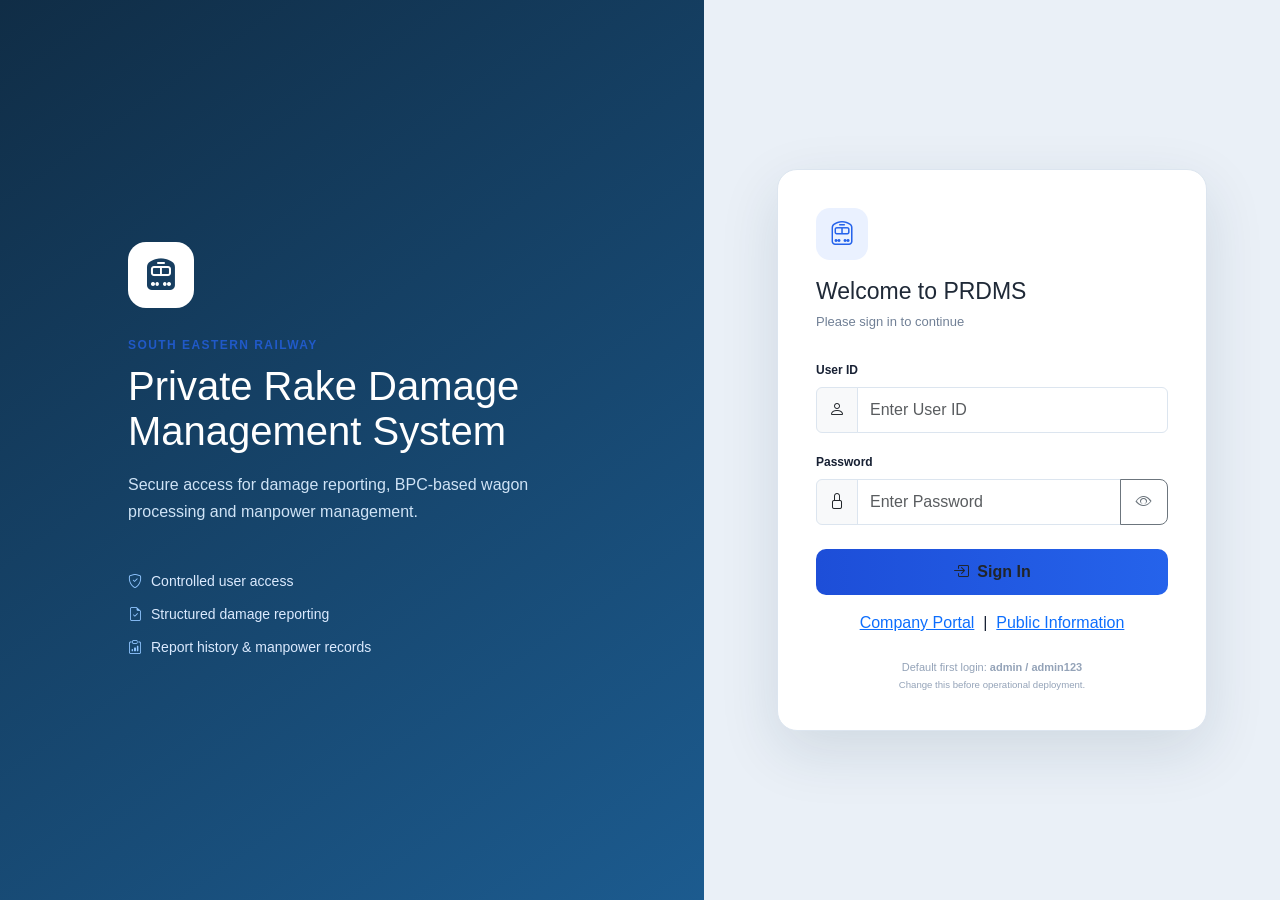
<file: pages/manpower-master.html>
<!DOCTYPE html>
<html lang="en">

<head>
    <meta charset="UTF-8">
    <meta name="viewport" content="width=device-width, initial-scale=1.0">

    <title>Manpower Master - PRDMS</title>

    <link
        href="https://cdn.jsdelivr.net/npm/bootstrap@5.3.7/dist/css/bootstrap.min.css"
        rel="stylesheet">

    <link
        href="https://cdn.jsdelivr.net/npm/bootstrap-icons@1.13.1/font/bootstrap-icons.min.css"
        rel="stylesheet">

    <link rel="stylesheet" href="../css/style.css">

<style>
/* Manpower Master role permissions */
body.manpower-readonly .admin-manpower-only,
body.manpower-readonly .manpower-action-col,
body.manpower-readonly th.manpower-action-col {
    display: none !important;
}
</style>

</head>

<body>
<script src="../js/cloud.js"></script><script src="../js/auth.js"></script>

    <!-- NAVIGATION -->
    <header class="page-topbar no-print"><a href="../index.html"><i class="bi bi-grid-1x2-fill me-2"></i>Dashboard</a><div class="module-title">MANPOWER MASTER</div><div class="page-user"><i class="bi bi-person-circle"></i><strong data-user-name>User</strong><button type="button" onclick="openChangePassword()"><i class="bi bi-key"></i></button><button type="button" onclick="PRDMSAuth.logout()"><i class="bi bi-box-arrow-right"></i></button></div></header>


    <!-- PAGE -->
    <div class="container-fluid mt-4">

        <div class="d-flex justify-content-between align-items-center mb-3">

            <div>
                <h4 class="fw-bold mb-1">
                    Manpower Master
                </h4>

                <small class="text-muted">
                    Official Changed & Repair Man-Hour Rates
                </small>
            </div>

            <button
                class="btn btn-primary admin-manpower-only"
                id="addManpowerBtn">

                <i class="bi bi-plus-circle"></i>
                Add Item

            </button>

        </div>


        <!-- SEARCH -->

        <div class="row mb-3">

            <div class="col-md-6">

                <div class="input-group">

                    <span class="input-group-text">
                        <i class="bi bi-search"></i>
                    </span>

                    <input
                        type="text"
                        id="manpowerSearch"
                        class="form-control"
                        placeholder="Search manpower item...">

                </div>

            </div>

        </div>


        <!-- TABLE -->

        <div class="table-responsive">

            <table
                class="table table-bordered table-hover align-middle"
                id="manpowerTable">

                <thead class="table-light">

                    <tr>

                        <th style="width:70px;">
                            Sl. No.
                        </th>

                        <th>
                            Changed & Repair Items
                        </th>

                        <th
                            class="text-center"
                            style="width:180px;">

                            Changed
                            Man-Hrs.

                        </th>

                        <th
                            class="text-center"
                            style="width:180px;">

                            Repair
                            Man-Hrs.

                        </th>

                        <th
                            class="text-center manpower-action-col"
                            style="width:150px;">

                            Action

                        </th>

                    </tr>

                </thead>

                <tbody id="manpowerTableBody">
                </tbody>

            </table>

        </div>

    </div>


    <!-- ADD / EDIT MODAL -->

    <div
        class="modal fade"
        id="manpowerModal"
        tabindex="-1">

        <div class="modal-dialog">

            <div class="modal-content">

                <div class="modal-header">

                    <h5
                        class="modal-title"
                        id="manpowerModalTitle">

                        Add Manpower Item

                    </h5>

                    <button
                        type="button"
                        class="btn-close"
                        data-bs-dismiss="modal">
                    </button>

                </div>


                <div class="modal-body">

                    <input
                        type="hidden"
                        id="manpowerEditIndex">


                    <div class="mb-3">

                        <label class="form-label fw-bold">
                            Changed & Repair Item
                        </label>

                        <input
                            type="text"
                            id="manpowerItem"
                            class="form-control"
                            placeholder="Enter item name">

                    </div>


                    <div class="mb-3">

                        <label class="form-label fw-bold">
                            Changed Man-Hrs.
                        </label>

                        <input
                            type="number"
                            id="changedManHours"
                            class="form-control"
                            step="0.01"
                            min="0"
                            placeholder="Leave blank if not applicable">

                    </div>


                    <div class="mb-3">

                        <label class="form-label fw-bold">
                            Repair Man-Hrs.
                        </label>

                        <input
                            type="number"
                            id="repairManHours"
                            class="form-control"
                            step="0.01"
                            min="0"
                            placeholder="Leave blank if not applicable">

                    </div>

                </div>


                <div class="modal-footer">

                    <button
                        type="button"
                        class="btn btn-secondary"
                        data-bs-dismiss="modal">

                        Cancel

                    </button>

                    <button
                        type="button"
                        class="btn btn-primary"
                        id="saveManpowerBtn">

                        Save

                    </button>

                </div>

            </div>

        </div>

    </div>


    <script
        src="https://cdn.jsdelivr.net/npm/bootstrap@5.3.7/dist/js/bootstrap.bundle.min.js">
    </script>

    <script src="../js/manpower.js"></script>

<div class="modal fade" id="changePasswordModal" tabindex="-1"><div class="modal-dialog"><div class="modal-content"><form id="changePasswordForm"><div class="modal-header"><h5 class="modal-title">Change Password</h5><button class="btn-close" type="button" data-bs-dismiss="modal"></button></div><div class="modal-body"><div id="changePasswordMsg"></div><label class="form-label">Current Password</label><input id="currentPasswordInput" type="password" class="form-control mb-3" required><label class="form-label">New Password</label><input id="newPasswordInput" type="password" class="form-control" required></div><div class="modal-footer"><button type="button" class="btn btn-secondary" data-bs-dismiss="modal">Cancel</button><button class="btn btn-primary">Change Password</button></div></form></div></div></div><script>function openChangePassword(){const m=document.getElementById("changePasswordModal");if(!m)return;bootstrap.Modal.getOrCreateInstance(m).show()}document.addEventListener("DOMContentLoaded",()=>{const f=document.getElementById("changePasswordForm");if(f)f.onsubmit=e=>{e.preventDefault();const r=PRDMSAuth.changeOwnPassword(currentPasswordInput.value,newPasswordInput.value);const box=document.getElementById("changePasswordMsg");if(r.ok){box.innerHTML='<div class="alert alert-success">Password changed successfully.</div>';f.reset();setTimeout(()=>bootstrap.Modal.getOrCreateInstance(document.getElementById("changePasswordModal")).hide(),700)}else box.innerHTML='<div class="alert alert-danger">'+r.message+'</div>'}});</script></body>

</html>
</file>
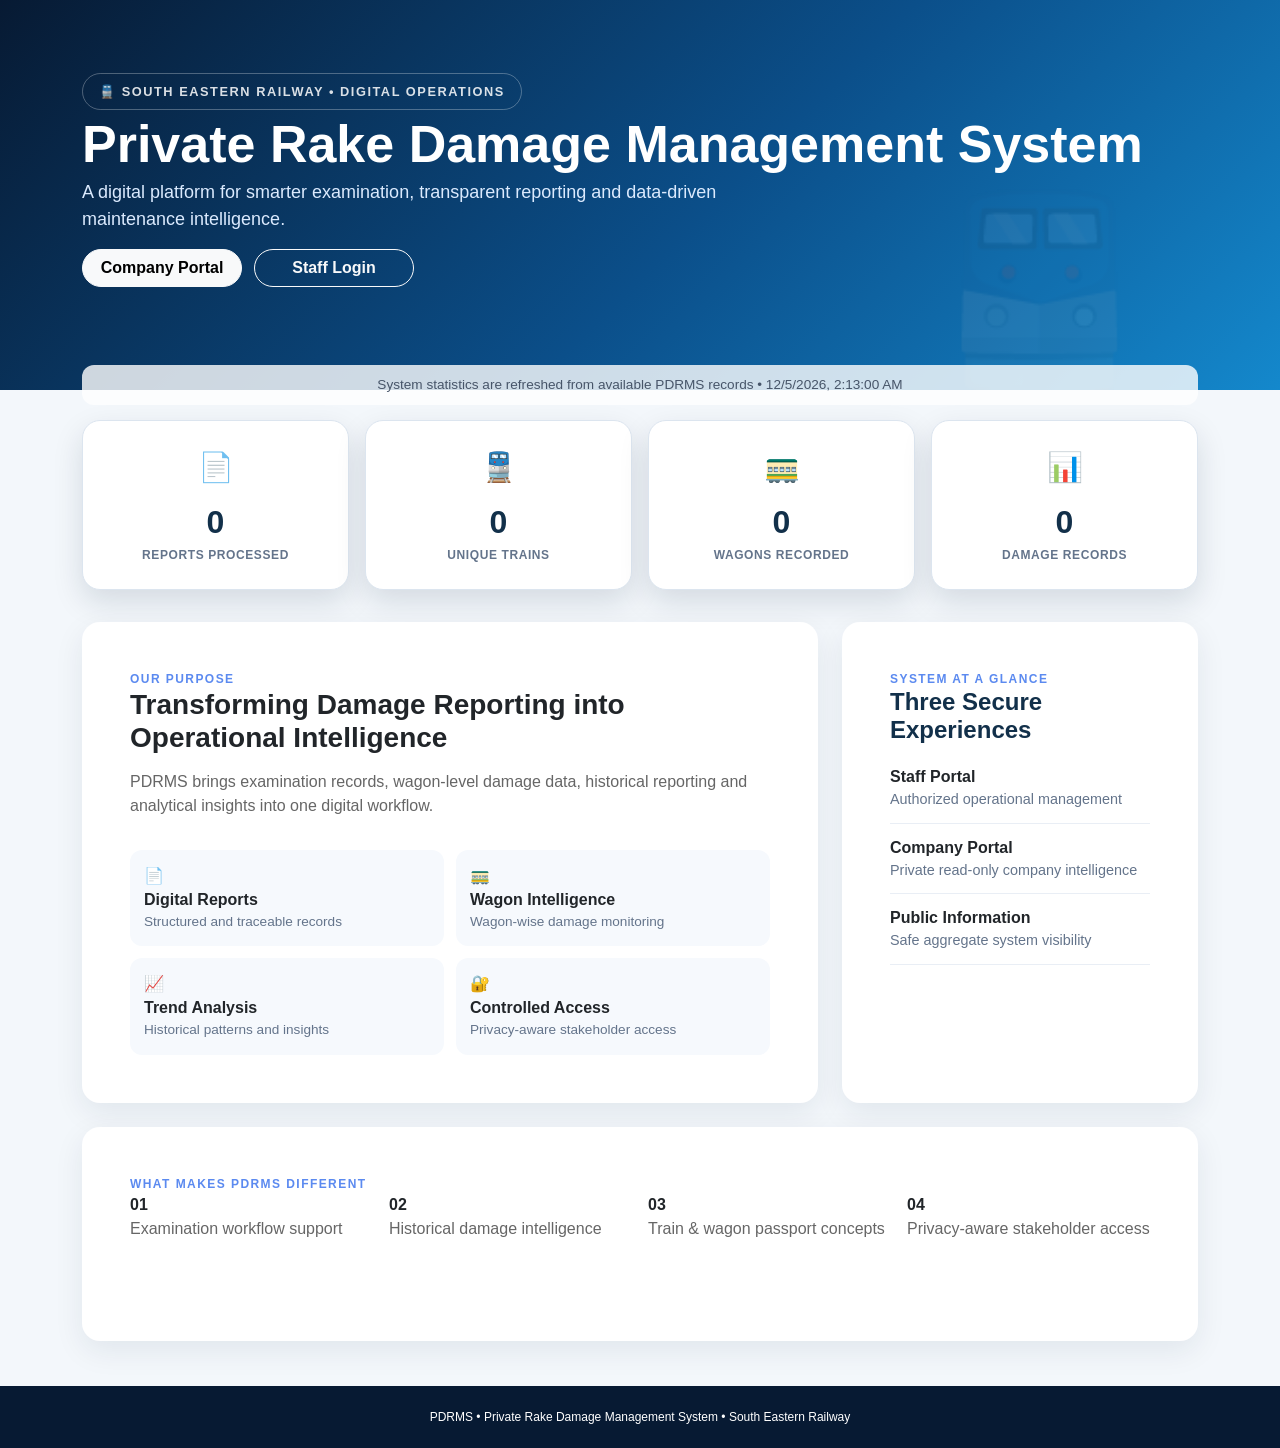
<file: pages/public-portal.html>
<!doctype html><html><head><meta charset="utf-8"><meta name="viewport" content="width=device-width,initial-scale=1"><title>PDRMS Public Information</title><link href="https://cdn.jsdelivr.net/npm/bootstrap@5.3.7/dist/css/bootstrap.min.css" rel="stylesheet"><link rel="stylesheet" href="../css/style.css"></head><body class="public-portal-page"><header class="public-hero"><div class="container py-5"><div class="public-badge">🚆 SOUTH EASTERN RAILWAY • DIGITAL OPERATIONS</div><h1>Private Rake Damage Management System</h1><p class="lead">A digital platform for smarter examination, transparent reporting and data-driven maintenance intelligence.</p><div class="hero-actions"><a href="company-portal.html" class="btn btn-light">Company Portal</a><a href="../login.html" class="btn btn-outline-light">Staff Login</a></div></div></header><main class="container public-content"><div class="public-update">System statistics are refreshed from available PDRMS records • <span id="updated"></span></div><div class="row g-3" id="stats"></div><div class="row g-4 mt-2"><div class="col-lg-8"><div class="card public-card h-100"><div class="card-body p-4"><div class="eyebrow">OUR PURPOSE</div><h3>Transforming Damage Reporting into Operational Intelligence</h3><p>PDRMS brings examination records, wagon-level damage data, historical reporting and analytical insights into one digital workflow.</p><div class="feature-grid"><div>📄<b>Digital Reports</b><span>Structured and traceable records</span></div><div>🚃<b>Wagon Intelligence</b><span>Wagon-wise damage monitoring</span></div><div>📈<b>Trend Analysis</b><span>Historical patterns and insights</span></div><div>🔐<b>Controlled Access</b><span>Privacy-aware stakeholder access</span></div></div></div></div></div><div class="col-lg-4"><div class="card public-card h-100"><div class="card-body p-4"><div class="eyebrow">SYSTEM AT A GLANCE</div><h4>Three Secure Experiences</h4><div class="public-stack"><div><b>Staff Portal</b><span>Authorized operational management</span></div><div><b>Company Portal</b><span>Private read-only company intelligence</span></div><div><b>Public Information</b><span>Safe aggregate system visibility</span></div></div></div></div></div></div><div class="card public-card mt-4"><div class="card-body p-4"><div class="eyebrow">WHAT MAKES PDRMS DIFFERENT</div><div class="row g-3"><div class="col-md-3"><b>01</b><p>Examination workflow support</p></div><div class="col-md-3"><b>02</b><p>Historical damage intelligence</p></div><div class="col-md-3"><b>03</b><p>Train & wagon passport concepts</p></div><div class="col-md-3"><b>04</b><p>Privacy-aware stakeholder access</p></div></div></div></div></main><footer class="public-footer">PDRMS • Private Rake Damage Management System • South Eastern Railway</footer><script src="../js/cloud.js"></script><script src="../js/portal-common.js"></script><script>(async()=>{const r=await portalReports();const trains=new Set(r.map(x=>x.trainNo).filter(Boolean));const wagons=r.reduce((n,x)=>n+(x.wagons||[]).length,0);const damaged=r.reduce((n,x)=>n+(x.wagons||[]).filter(w=>wagonDamages(w).length).length,0);document.getElementById('stats').innerHTML=[['Reports Processed',r.length,'📄'],['Unique Trains',trains.size,'🚆'],['Wagons Recorded',wagons,'🚃'],['Damage Records',damaged,'📊']].map(x=>`<div class="col-md-3"><div class="public-stat"><div class="public-stat-icon">${x[2]}</div><strong>${x[1]}</strong><span>${x[0]}</span></div></div>`).join('');updated.textContent=new Date().toLocaleString()})();</script></body></html>
</file>
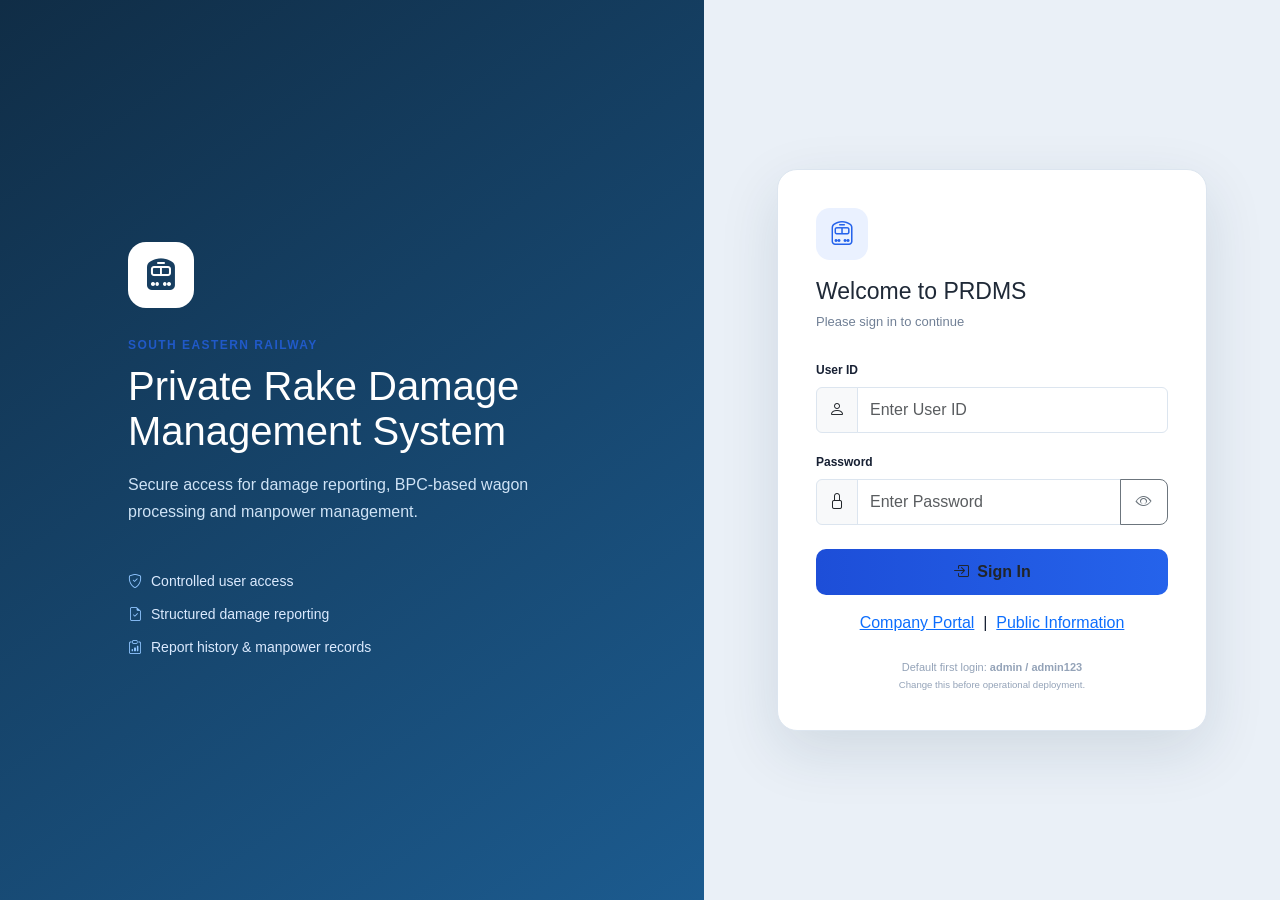
<file: pages/train-passport.html>
<!doctype html><html lang="en"><head><meta charset="utf-8"><meta name="viewport" content="width=device-width,initial-scale=1"><title>Train Intelligence</title><link href="https://cdn.jsdelivr.net/npm/bootstrap@5.3.7/dist/css/bootstrap.min.css" rel="stylesheet"></head><body><div class="container py-4"><a href="management-dashboard.html">← Back to Management Dashboard</a><h2 class="mt-3">🚆 Train Intelligence</h2><div class="input-group mb-4"><input id="trainSearch" class="form-control" placeholder="Enter or search Train No."><button id="trainSearchBtn" class="btn btn-success">Search</button></div><div id="passport"></div></div><script src="../js/cloud.js?v=20260911-29"></script><script src="../js/auth.js?v=20260911-29"></script><script src="../js/company-master.js?v=20260911-29"></script><script src="../js/portal-common.js?v=20260911-29"></script><script src="../js/train-passport.js?v=20260911-29"></script></body></html>
</file>
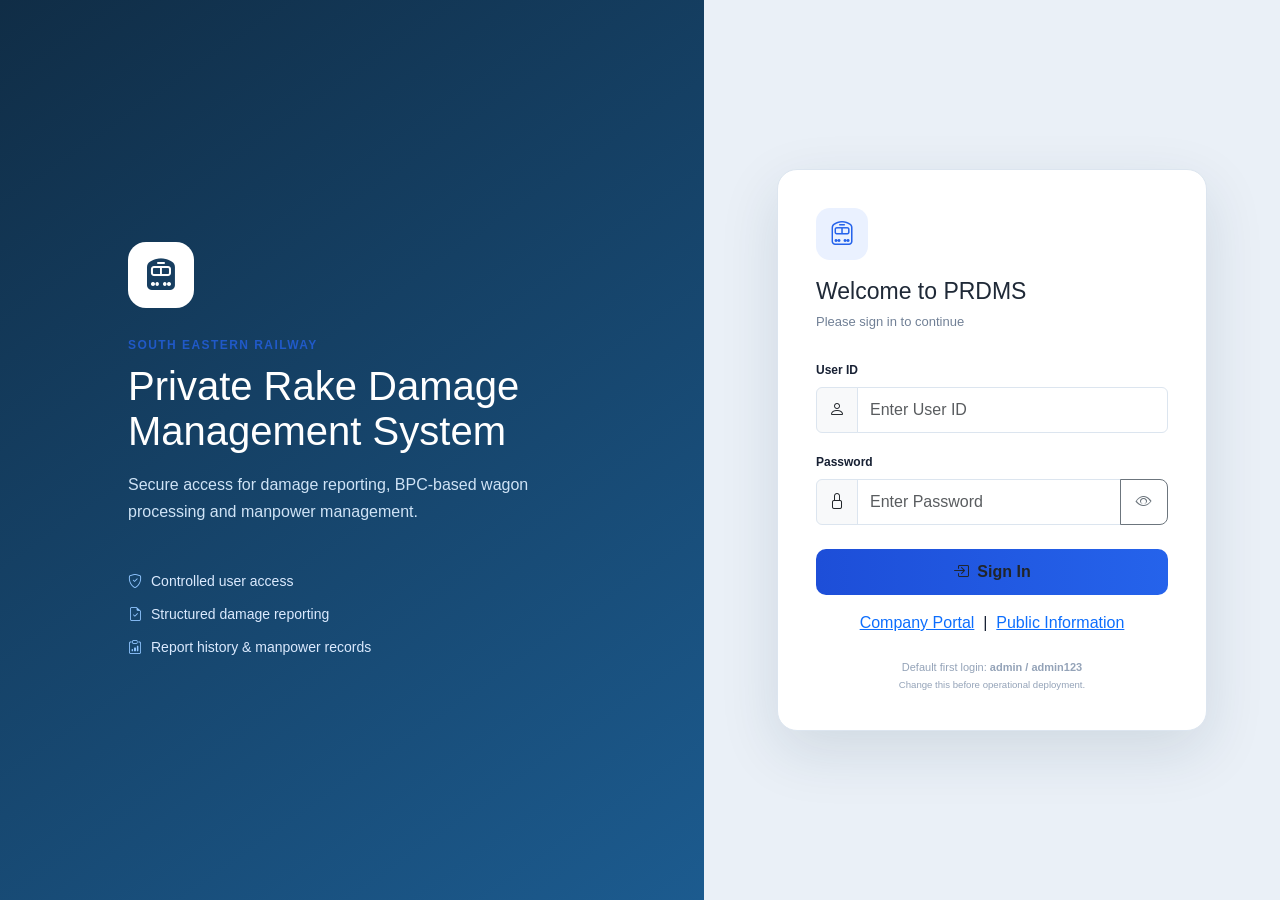
<file: pages/user-management.html>
<!DOCTYPE html>
<html lang="en">
<head>
<meta charset="UTF-8">
<meta name="viewport" content="width=device-width,initial-scale=1.0">
<title>User Management | PRDMS</title>
<link href="https://cdn.jsdelivr.net/npm/bootstrap@5.3.7/dist/css/bootstrap.min.css" rel="stylesheet">
<link rel="stylesheet" href="https://cdn.jsdelivr.net/npm/bootstrap-icons@1.13.1/font/bootstrap-icons.min.css">
<link rel="stylesheet" href="../css/style.css">
</head>
<body>

<script src="../js/cloud.js"></script><script src="../js/auth.js"></script>

<header class="page-topbar no-print">
    <a href="../index.html"><i class="bi bi-grid-1x2-fill me-2"></i>Dashboard</a>
    <div class="module-title">USER MANAGEMENT</div>
    <div class="page-user">
        <i class="bi bi-person-circle"></i>
        <strong data-user-name>User</strong>
        <button type="button" onclick="PRDMSAuth.logout()" title="Logout">
            <i class="bi bi-box-arrow-right"></i>
        </button>
    </div>
</header>

<div class="container mt-4 mb-5">
    <div class="d-flex justify-content-between align-items-center mb-3">
        <div>
            <h3 class="mb-1">Users & Access</h3>
            <div class="text-muted">Admin can create, edit, reset passwords and remove users.</div>
        </div>
        <button type="button" id="addUserBtn" class="btn btn-primary">
            <i class="bi bi-person-plus me-1"></i>Add User
        </button>
    </div>

    <div id="userMessage"></div>

    <div class="card shadow-sm">
        <div class="table-responsive">
            <table class="table table-hover align-middle mb-0">
                <thead>
                    <tr>
                        <th>User ID</th>
                        <th>User Name</th>
                        <th>Role</th>
                        <th>Created</th>
                        <th>Last Updated</th>
                        <th class="text-center">Actions</th>
                    </tr>
                </thead>
                <tbody id="userTableBody"></tbody>
            </table>
        </div>
    </div>
</div>

<div class="modal fade" id="userModal" tabindex="-1" aria-hidden="true">
    <div class="modal-dialog">
        <div class="modal-content">
            <form id="userForm">
                <div class="modal-header">
                    <h5 class="modal-title" id="userModalTitle">Add User</h5>
                    <button type="button" class="btn-close" data-bs-dismiss="modal"></button>
                </div>
                <div class="modal-body">
                    <input type="hidden" id="originalUserId">

                    <label class="form-label fw-bold">User ID</label>
                    <input id="userId" class="form-control mb-3" required autocomplete="off">

                    <label class="form-label fw-bold">User Name</label>
                    <input id="userName" class="form-control mb-3" required>

                    <label class="form-label fw-bold">
                        Password <small class="text-muted" id="passwordHint">(required)</small>
                    </label>
                    <input id="userPassword" type="password" class="form-control mb-3">

                    <label class="form-label fw-bold">Role</label>
                    <select id="userRole" class="form-select">
                        <option value="User">User</option>
                        <option value="Company">Company</option>
                        <option value="Admin">Admin</option>
                    </select>
                </div>

                <div class="modal-footer">
                    <button type="button" class="btn btn-secondary" data-bs-dismiss="modal">Cancel</button>
                    <button type="submit" class="btn btn-primary">Save User</button>
                </div>
            </form>
        </div>
    </div>
</div>

<script src="https://cdn.jsdelivr.net/npm/bootstrap@5.3.7/dist/js/bootstrap.bundle.min.js"></script>
<script>
(function () {
    if (!window.PRDMSAuth || !PRDMSAuth.requireAdmin()) return;

    let modalInstance = null;

    function esc(v) {
        return String(v || "").replace(/[&<>"']/g, m => ({
            "&":"&amp;", "<":"&lt;", ">":"&gt;", '"':"&quot;", "'":"&#39;"
        }[m]));
    }

    function fmt(v) {
        return v ? new Date(v).toLocaleString("en-IN") : "—";
    }

    function showMessage(text, type) {
        document.getElementById("userMessage").innerHTML =
            '<div class="alert alert-' + (type || "success") + '">' + esc(text) + '</div>';
    }

    function renderUsers() {
        const body = document.getElementById("userTableBody");
        const list = PRDMSAuth.users();

        if (!list.length) {
            body.innerHTML = '<tr><td colspan="6" class="text-center text-muted py-4">No users found.</td></tr>';
            return;
        }

        body.innerHTML = list.map((u, index) => `
            <tr>
                <td><strong>${esc(u.id)}</strong></td>
                <td>${esc(u.name)}</td>
                <td>
                    <span class="badge ${u.role === "Admin" ? "text-bg-primary" : "text-bg-secondary"}">
                        ${esc(u.role)}
                    </span>
                </td>
                <td>${fmt(u.createdAt)}</td>
                <td>${fmt(u.updatedAt)}</td>
                <td class="text-center">
                    <button type="button" class="btn btn-sm btn-outline-primary me-1 edit-user-btn" data-index="${index}">
                        Edit
                    </button>
                    <button type="button" class="btn btn-sm btn-outline-danger delete-user-btn" data-index="${index}">
                        Delete
                    </button>
                </td>
            </tr>
        `).join("");

        body.querySelectorAll(".edit-user-btn").forEach(btn => {
            btn.addEventListener("click", () => editUser(Number(btn.dataset.index)));
        });

        body.querySelectorAll(".delete-user-btn").forEach(btn => {
            btn.addEventListener("click", () => removeUser(Number(btn.dataset.index)));
        });
    }

    function openAddUser() {
        const form = document.getElementById("userForm");
        form.reset();
        document.getElementById("originalUserId").value = "";
        document.getElementById("userModalTitle").textContent = "Add User";
        document.getElementById("passwordHint").textContent = "(required)";
        document.getElementById("userPassword").required = true;
        modalInstance.show();
    }

    function editUser(index) {
        const u = PRDMSAuth.users()[index];
        if (!u) return;

        document.getElementById("originalUserId").value = u.id;
        document.getElementById("userId").value = u.id;
        document.getElementById("userName").value = u.name || "";
        document.getElementById("userPassword").value = "";
        document.getElementById("userPassword").required = false;
        document.getElementById("passwordHint").textContent = "(leave blank to keep current password)";
        document.getElementById("userRole").value = u.role || "User";
        document.getElementById("userModalTitle").textContent = "Edit User";
        modalInstance.show();
    }

    function removeUser(index) {
        const u = PRDMSAuth.users()[index];
        if (!u) return;

        if (!confirm("Delete user " + u.id + "?")) return;

        const result = PRDMSAuth.deleteUser(u.id);
        showMessage(result.ok ? "User deleted successfully." : result.message, result.ok ? "success" : "danger");
        renderUsers();
    }

    document.addEventListener("DOMContentLoaded", function () {
        const modalEl = document.getElementById("userModal");
        modalInstance = bootstrap.Modal.getOrCreateInstance(modalEl);

        document.getElementById("addUserBtn").addEventListener("click", openAddUser);

        document.getElementById("userForm").addEventListener("submit", function (e) {
            e.preventDefault();

            const originalId = document.getElementById("originalUserId").value;
            const data = {
                id: document.getElementById("userId").value.trim(),
                name: document.getElementById("userName").value.trim(),
                password: document.getElementById("userPassword").value,
                role: document.getElementById("userRole").value
            };

            const result = originalId
                ? PRDMSAuth.updateUser(originalId, data)
                : PRDMSAuth.createUser(data);

            if (!result.ok) {
                showMessage(result.message, "danger");
                return;
            }

            modalInstance.hide();
            showMessage(originalId ? "User updated successfully." : "User added successfully.", "success");
            renderUsers();
        });

        renderUsers();
    });
})();
</script>
</body>
</html>
</file>
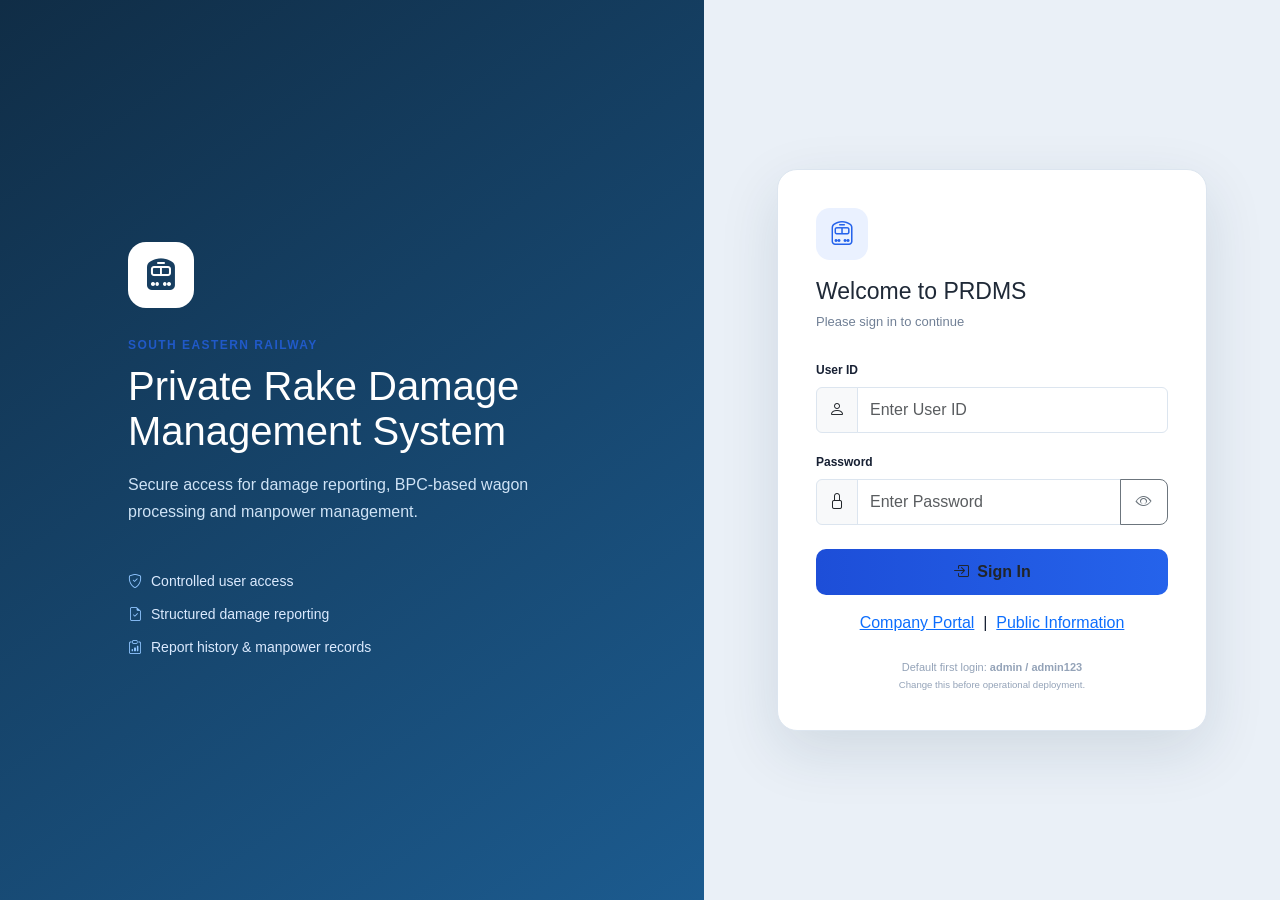
<file: pages/wagon-passport.html>
<!doctype html><html lang="en"><head><meta charset="utf-8"><meta name="viewport" content="width=device-width,initial-scale=1"><title>Wagon Intelligence</title><link href="https://cdn.jsdelivr.net/npm/bootstrap@5.3.7/dist/css/bootstrap.min.css" rel="stylesheet"></head><body><div class="container py-4"><a href="management-dashboard.html">← Back to Management Dashboard</a><h2 class="mt-3">🚃 Wagon Intelligence</h2><div class="input-group mb-3"><input id="wagon" class="form-control" placeholder="Enter Wagon Number"><button class="btn btn-dark" onclick="loadPassport()">Search</button></div><div id="passport"></div></div><script src="../js/cloud.js?v=20260911-29"></script><script src="../js/auth.js?v=20260911-29"></script><script src="../js/company-master.js?v=20260911-29"></script><script src="../js/portal-common.js?v=20260911-29"></script><script src="../js/wagon-passport.js?v=20260911-29"></script></body></html>
</file>
<file: css/style.css>
/* ===========================================
   PRDMS Version 0.1
   South Eastern Railway
=========================================== */

body{
    background:#eef3f8;
    font-family:Segoe UI,Tahoma,Geneva,Verdana,sans-serif;
}

/* Navbar */

.navbar{
    height:70px;
}

.navbar-brand{
    font-size:28px;
    font-weight:bold;
}

/* Title */

h1{
    color:#0d6efd;
}

h2{
    color:#1f2937;
}


/* Home Cards */

.home-card{

    border:none;

    border-radius:18px;

    transition:0.35s;

    cursor:pointer;

    min-height:330px;

}

.home-card:hover{

    transform:translateY(-10px);

    box-shadow:0px 15px 35px rgba(0,0,0,.25);

}

.card-body{

    padding:35px;

}

.card i{

    margin-bottom:20px;

}

.card h3{

    font-weight:700;

    margin-bottom:15px;

}

.card p{

    color:#666;

    min-height:60px;

}

/* Buttons */

.btn{

    width:160px;

    border-radius:25px;

    font-weight:bold;

}

/* Footer */

footer{

    font-size:15px;

}

/* ===============================
   Repair Columns Modal
   =============================== */

#repairColumnModal {
    z-index: 2000 !important;
}

#repairColumnModal .modal-dialog {
    z-index: 2001 !important;
}

#repairModalBackdrop {
    z-index: 1999 !important;
}

/* =================================
   PRDMS Repair Columns Popup
   ================================= */

.repair-columns-popup {
    position: fixed;
    inset: 0;
    z-index: 3000;
    display: none;
    background: rgba(0, 0, 0, 0.55);
    padding: 40px 20px;
    overflow-y: auto;
}

.repair-columns-dialog {
    width: 900px;
    max-width: 100%;
    margin: 0 auto;
}

.repair-columns-content {
    background: #ffffff;
    border-radius: 10px;
    box-shadow: 0 10px 40px rgba(0, 0, 0, 0.35);
    overflow: hidden;
}

/* =========================================
   PRDMS Damage Report Table
   Railway Format
   ========================================= */

#wagonTableHeader th {
    text-align: center;
    vertical-align: middle;
    font-weight: 700;
    border: 1px solid #000;
}

#yardRepairHeader {
    text-align: center !important;
    vertical-align: middle !important;
    font-weight: 700 !important;
    white-space: nowrap;
}

#repairColumnHeaderRow th {
    text-align: center !important;
    vertical-align: middle !important;
    font-weight: 700 !important;
    white-space: normal !important;
    word-break: break-word !important;
    overflow-wrap: anywhere !important;
    line-height: 1.05 !important;
    padding: 2px 3px !important;
    min-width: 0 !important;
    font-family: "Times New Roman", serif !important;
}

#wagonTableBody td {
    text-align: center;
    vertical-align: middle;
    border: 1px solid #000;
}

/* =========================================
   PRDMS Print Format
   Hide Action column while printing
   ========================================= */

@media print {

    #wagonTableHeader th:last-child {
        display: none !important;
    }

    #wagonTableBody td:last-child {
        display: none !important;
    }

}

/* =========================================
   PRDMS OFFICIAL REPORT - A4 PRINT SETUP
   ========================================= */

@media print {

    @page {
        size: A4 portrait;
        margin: 10mm;
    }

    body {
        margin: 0 !important;
        padding: 0 !important;
        font-family: "Times New Roman", serif !important;
        font-size: 10pt !important;
        background: white !important;
    }

    .navbar,
    button,
    .btn,
    .modal,
    .repair-columns-popup {
        display: none !important;
    }

    .container {
        width: 100% !important;
        max-width: none !important;
    }

}

/* =========================================
   PRDMS PRINT - TOP REPORT SECTION
   ========================================= */

@media print {

    /* Report title */
    .container.mt-4 h5 {
        font-size: 14pt !important;
        font-weight: bold !important;
        text-align: center !important;
        margin: 4mm 0 2mm 0 !important;
    }

    /* Remove excessive spacing */
    .container,
    .row {
        margin-top: 0 !important;
        margin-bottom: 2mm !important;
    }

    /* Labels */
    @page {
        size: A4 portrait;
        margin: 8mm;
    }

    label {
        font-weight: bold !important;
        font-size: 9pt !important;
    }

    /* Input fields in printed report */
    input,
    textarea,
    select {
        border: none !important;
        border-bottom: 1px solid #000 !important;
        border-radius: 0 !important;
        padding: 1px 2px !important;
        height: auto !important;
        min-height: 18px !important;
        font-size: 9pt !important;
        background: white !important;
    }

    textarea {
        resize: none !important;
    }

    /* Hide horizontal rules that create unnecessary gaps */
    hr {
        margin: 2mm 0 !important;
    }

}

/* =========================================
   PRDMS PRINT - COMPACT PARTICULARS
   ========================================= */

@media print {

    /* Reduce overall vertical spacing */
    .container {
        margin-top: 0 !important;
        margin-bottom: 0 !important;
        padding-top: 0 !important;
        padding-bottom: 0 !important;
    }

    .container.mt-4 {
        margin-top: 0 !important;
        margin-bottom: 2mm !important;
    }

    .container.mt-4 h5 {
        margin: 0 0 2mm 0 !important;
        font-size: 14pt !important;
    }

    /* Compact rows */
    .row {
        margin-bottom: 1mm !important;
    }

    /* Compact labels */
    label {
        font-size: 8.5pt !important;
        margin-bottom: 0 !important;
        line-height: 1 !important;
    }

    /* Compact input fields */
    input,
    textarea,
    select {
        font-size: 8.5pt !important;
        padding: 1px 2px !important;
        margin: 0 !important;
        min-height: 14px !important;
        height: 18px !important;
        line-height: 1 !important;
    }

    textarea {
        height: 25px !important;
        min-height: 25px !important;
    }

    /* Reduce horizontal separators */
    hr {
        margin: 1mm 0 !important;
    }

    /* Examination statement */
    .table-responsive {
        margin-top: 1mm !important;
    }
}

/* =========================================
   PRDMS PRINT - TWO COLUMN PARTICULARS
   ========================================= */

@media print {

    /* Keep the main form compact */
    #reportForm {
        display: block !important;
    }

    /* Put the fields into a compact print layout */
    #reportForm .row {
        margin-left: 0 !important;
        margin-right: 0 !important;
    }

    #reportForm .row > [class*="col-"] {
        padding-left: 3px !important;
        padding-right: 3px !important;
        margin-bottom: 2mm !important;
    }

    /* Compact labels */
    #reportForm label {
        font-size: 8.5pt !important;
        margin-bottom: 1px !important;
    }

    /* Compact printed values */
    #reportForm input,
    #reportForm textarea,
    #reportForm select {
        font-size: 8.5pt !important;
        height: 18px !important;
        min-height: 18px !important;
        padding: 1px 3px !important;
        border: none !important;
        border-bottom: 1px solid #000 !important;
        border-radius: 0 !important;
        background: transparent !important;
        box-shadow: none !important;
    }

    /* Damage occurrence gets a little more width/height */
    #damageOccurrence {
        height: 18px !important;
    }

}

/* =========================================
   PRINT-ONLY DAMAGE REPORT PARTICULARS
   ========================================= */

/* Hidden on normal website */
#printDamageParticulars {
    display: none;
}


/* Visible only during printing */
@media print {

    #printDamageParticulars {
        display: block !important;
        font-family: "Times New Roman", serif !important;
        color: #000 !important;
        width: 100% !important;
        margin: 0 0 4mm 0 !important;
    }

    .print-particulars-title {
        text-align: center;
        font-size: 14pt;
        font-weight: bold;
        margin-bottom: 3mm;
    }

    .print-particulars-grid {
        display: grid;
        grid-template-columns: 1fr 1fr;
        width: 100%;
        border: 1px solid #000;
    }

    .print-particulars-left,
    .print-particulars-right {
        padding: 0;
    }

    .print-particulars-left {
        border-right: 1px solid #000;
    }

    .print-particulars-left > div,
    .print-particulars-right > div {
        display: grid;
        grid-template-columns: 42% 58%;
        min-height: 7mm;
        border-bottom: 1px solid #000;
        align-items: center;
    }

    .print-particulars-left > div:last-child,
    .print-particulars-right > div:last-child {
        border-bottom: none;
    }

    .print-particulars-left strong,
    .print-particulars-right strong {
        padding: 1mm 2mm;
        font-size: 8.5pt;
        font-weight: bold;
    }

    .print-particulars-left span,
    .print-particulars-right span {
        padding: 1mm 2mm;
        font-size: 8.5pt;
        min-height: 5mm;
        border-bottom: 1px solid #000;
    }

}

/* =========================================
   PRINT - HIDE ORIGINAL PARTICULARS
   ========================================= */

@media print {

    /* Hide the original form fields during printing */
    #reportForm > .row {
        display: none !important;
    }

    /* Keep our new print-only particulars */
    #printDamageParticulars {
        display: block !important;
    }

}

/* =========================================
   PRINT - HIDE OLD PARTICULAR FIELDS
   ========================================= */

@media print {

    .print-original-field {
        display: none !important;
    }

    .print-original-exam,
    #examinedBy {
        display: none !important;
    }

}

/* =========================================
   DAMAGE REPORT PRINT TITLE
   ========================================= */

@media print {

    .print-report-title {
        margin-top: 0 !important;
        margin-bottom: 3mm !important;
        padding: 0 !important;
    }

    .print-report-title h5 {
        margin: 0 !important;
        padding: 0 !important;
        font-family: "Times New Roman", serif !important;
        font-size: 15pt !important;
        font-weight: bold !important;
        text-align: center !important;
    }

    .print-title-line {
        display: block !important;
        margin: 2mm 0 3mm 0 !important;
        border: 0 !important;
        border-top: 1px solid #000 !important;
        opacity: 1 !important;
    }

}

/* Hide old form separator in printed report */

@media print {

    .print-form-separator {
        display: none !important;
    }

}

/* =========================================
   DAMAGE REPORT HEADING - ONE LINE
   ========================================= */

#printReportHeading {
    text-align: center !important;
    white-space: nowrap !important;
    width: 100% !important;
    overflow: hidden !important;
    font-size: 15pt;
    line-height: 1.2;
}

/* =========================================
   FINAL PDRMS PRINT HEADING
   ========================================= */

@media print {

    .print-report-title {
        width: 100% !important;
        margin: 0 auto 3mm auto !important;
        padding: 0 !important;
        box-sizing: border-box !important;
    }

    #printReportHeading {

        width: 100% !important;

        margin: 0 auto !important;
        padding: 0 !important;

        text-align: center !important;

        white-space: nowrap !important;
        overflow: visible !important;

        font-family: "Times New Roman", serif !important;
        font-weight: bold !important;

        /* JS will reduce this when necessary */
        font-size: 15pt !important;

        line-height: 1.15 !important;

        box-sizing: border-box !important;
    }

}

/* =========================================
   WAGON TABLE - HIDE ACTION WHEN PRINTING
   ========================================= */

@media print {

    .print-action-column {
        display: none !important;
    }

}

/* =========================================
   PRDMS WAGON TABLE - A4 PORTRAIT
   EXACT PRINT WIDTH CONTROL
   ========================================= */

@media print {

    /* A4 usable width with 8mm margins */
    #wagonTableHeader,
    #wagonTableBody {
        width: 190mm !important;
    }

    .table-responsive {
        width: 190mm !important;
        max-width: 190mm !important;
        overflow: visible !important;
        margin: 0 !important;
        padding: 0 !important;
    }

    #wagonTableHeader {
        table-layout: fixed !important;
        width: 190mm !important;
        max-width: 190mm !important;
        border-collapse: collapse !important;
    }

    #wagonTableHeader th,
    #wagonTableBody td {
        box-sizing: border-box !important;
        white-space: normal !important;
        word-break: break-word !important;
        overflow-wrap: anywhere !important;
        padding: 1.2mm !important;
        font-family: "Times New Roman", serif !important;
        border: 1px solid #000 !important;
        vertical-align: middle !important;
        text-align: center !important;
    }


    /* =====================================
       MAIN FIXED COLUMNS
       ===================================== */

    /* Sl. No */
    #wagonTableHeader th:nth-child(1),
    #wagonTableBody td:nth-child(1) {
        width: 8mm !important;
        min-width: 8mm !important;
        max-width: 8mm !important;
    }

    /* O/Rly */
    #wagonTableHeader th:nth-child(2),
    #wagonTableBody td:nth-child(2) {
        width: 10mm !important;
        min-width: 10mm !important;
        max-width: 10mm !important;
    }

    /* Wagon No */
    #wagonTableHeader th:nth-child(3),
    #wagonTableBody td:nth-child(3) {
        width: 18mm !important;
        min-width: 18mm !important;
        max-width: 18mm !important;
    }

    /* Type */
    #wagonTableHeader th:nth-child(4),
    #wagonTableBody td:nth-child(4) {
        width: 10mm !important;
        min-width: 10mm !important;
        max-width: 10mm !important;
    }

    /* Incoming Damages */
    #wagonTableHeader th:nth-child(5),
    #wagonTableBody td:nth-child(5) {
        width: 50mm !important;
        min-width: 50mm !important;
        max-width: 50mm !important;
    }

    /* Remarks */
    #wagonTableHeader th:nth-child(6),
    #wagonTableBody td:nth-child(6) {
        width: 14mm !important;
        min-width: 14mm !important;
        max-width: 14mm !important;
    }


    /* =====================================
       YARD REPAIR COLUMNS
       ===================================== */

    #repairColumnHeaderRow th,
    #wagonTableBody td:nth-child(n+7) {
        width: 13.3mm !important;
        min-width: 13.3mm !important;
        max-width: 13.3mm !important;

        font-size: 6.5pt !important;
        line-height: 1.05 !important;
        padding: 1mm !important;
    }


    /* Yard Repair Particulars title */
    #yardRepairHeader {
        font-size: 8pt !important;
        text-align: center !important;
        white-space: nowrap !important;
    }


    /* =====================================
       ACTION COLUMN - NEVER PRINT
       ===================================== */

    #wagonTableHeader th:last-child,
    #wagonTableBody td:last-child {
        display: none !important;
    }

}

/* =========================================
   WAGON TABLE - AUTO FIT TEXT IN ONE ROW
   ========================================= */

@media print {

    #wagonTableBody td {
        white-space: nowrap !important;
        overflow: hidden !important;
        text-overflow: clip !important;
    }

    /* Main wagon information */
    #wagonTableBody td:nth-child(1),
    #wagonTableBody td:nth-child(2),
    #wagonTableBody td:nth-child(3),
    #wagonTableBody td:nth-child(4),
    #wagonTableBody td:nth-child(6) {
        white-space: nowrap !important;
        font-size: 8pt !important;
    }

    /* Repair values */
    #wagonTableBody td:nth-child(n+7) {
        white-space: nowrap !important;
        font-size: 6.5pt !important;
    }

}

/* =========================================
   PRINT SIGNATURE SECTION
   ========================================= */

#printSignatureSection {
    display: none;
}

@media print {

    #printSignatureSection {
        display: block !important;
        width: 100% !important;
        margin-top: 12mm !important;
        font-family: "Times New Roman", serif !important;
        font-size: 10pt !important;
    }

    .signature-row {
        display: flex !important;
        flex-direction: row !important;
        justify-content: space-between !important;
        align-items: flex-start !important;
        width: 100% !important;
    }

    .signature-box {
        display: block !important;
        width: 33.33% !important;
        text-align: center !important;
        white-space: nowrap !important;
    }

    #printRepresentative {
        white-space: nowrap !important;
    }

}

/* PRINT SIGNATURES */

#printSignatureSection {
    display: none;
}

@media print {

    #printSignatureSection {
        display: block !important;
        width: 100% !important;
        margin-top: 25mm !important;
    }

    #printSignatureSection .signature-row {
        display: flex !important;
        width: 100% !important;
        justify-content: space-between !important;
        align-items: center !important;
    }

    #printSignatureSection .signature-box {
    width: 33.33% !important;
    text-align: center !important;
    white-space: nowrap !important;
    font-family: "Times New Roman", serif !important;
    font-size: 12pt !important;
    font-weight: bold !important;
}
}

/* Printed particulars - row separators */

@media print {

    #printDamageParticulars .print-particulars-left > div,
    #printDamageParticulars .print-particulars-right > div {
        border-bottom: 1px solid #000 !important;
    }

    #printDamageParticulars .print-particulars-left > div:last-child,
    #printDamageParticulars .print-particulars-right > div:last-child {
        border-bottom: none !important;
    }

    #printDamageParticulars .print-particulars-left span,
    #printDamageParticulars .print-particulars-right span {
        border-bottom: none !important;
    }

}

/* =========================================
   PRINT PARTICULARS - TWO SEPARATE TABLES
   WITH GAP
   ========================================= */

@media print {

    #printDamageParticulars .print-particulars-grid {
        display: grid !important;

        grid-template-columns: calc(50% - 2.5mm) calc(50% - 2.5mm) !important;

        column-gap: 5mm !important;

        width: 100% !important;
        border: none !important;
    }

    #printDamageParticulars .print-particulars-left,
    #printDamageParticulars .print-particulars-right {
        border: 1px solid #000 !important;
        padding: 0 !important;
    }

    #printDamageParticulars .print-particulars-left > div,
    #printDamageParticulars .print-particulars-right > div {
        display: grid !important;
        grid-template-columns: 42% 58% !important;

        min-height: 7mm !important;

        border-bottom: 1px solid #000 !important;
    }

    #printDamageParticulars .print-particulars-left > div:last-child,
    #printDamageParticulars .print-particulars-right > div:last-child {
        border-bottom: none !important;
    }

    #printDamageParticulars .print-particulars-left strong,
    #printDamageParticulars .print-particulars-right strong {
        border-right: 1px solid #000 !important;
        padding: 1mm 2mm !important;
        font-size: 8.5pt !important;
    }

    #printDamageParticulars .print-particulars-left span,
    #printDamageParticulars .print-particulars-right span {
        border-bottom: none !important;
        padding: 1mm 2mm !important;
        font-size: 8.5pt !important;
    }

}

/* =========================================
   #4 - WAGON TYPE TEXT STAYS INSIDE CELL
   ========================================= */

#wagonTableHeader th:nth-child(4),
#wagonTableBody td:nth-child(4) {

    width: 70px !important;
    max-width: 70px !important;

    white-space: normal !important;
    overflow-wrap: anywhere !important;
    word-break: break-word !important;

    text-align: center !important;
    vertical-align: middle !important;
}

/* 
    /* -----------------------------
       ALL YARD REPAIR COLUMNS
       EQUAL WIDTH
       ----------------------------- */

    #wagonTable th:nth-child(n+7):not(:last-child),
    #wagonTable td:nth-child(n+7):not(:last-child) {
        width: 7.75% !important;
        min-width: 0 !important;
        max-width: none !important;
    }

    /* -----------------------------
       HEADER TEXT
       ----------------------------- */

    #wagonTable th {
        white-space: normal !important;
        word-break: normal !important;
        overflow-wrap: break-word !important;

        vertical-align: middle !important;
        text-align: center !important;

        line-height: 1.05 !important;
        padding: 2px 2px !important;

        font-size: 7pt !important;
    }

    /* Yard repair headings */
    #wagonTable th:nth-child(n+7) {
        font-size: 6.8pt !important;
        line-height: 1.05 !important;
    }

    /* -----------------------------
       WAGON DATA ROWS
       AUTO HEIGHT
       ----------------------------- */

    #wagonTable tbody tr {
        height: auto !important;
    }

    #wagonTable tbody td {
        height: auto !important;
        min-height: 0 !important;

        white-space: normal !important;
        word-break: normal !important;
        overflow-wrap: break-word !important;

        vertical-align: middle !important;
        text-align: center !important;

        padding: 2px 2px !important;

        line-height: 1.1 !important;
    }

    /* Incoming damage text can expand the row */
    #wagonTable tbody td:nth-child(5) {
        text-align: left !important;
        overflow-wrap: anywhere !important;
    }

    /* Type text stays inside its cell */
    #wagonTable tbody td:nth-child(4) {
        overflow-wrap: anywhere !important;
        word-break: break-word !important;
    }

    /* Repair quantities remain compact */
    #wagonTable tbody td:nth-child(n+7) {
        font-size: 6.8pt !important;
        padding: 2px 1px !important;
    }

    /* TOTAL row */
    #wagonTotalRow td {
        height: auto !important;
        min-height: 0 !important;
        padding: 2px !important;
        font-size: 7pt !important;
        vertical-align: middle !important;
    }




    /* =====================================
       MAIN COLUMNS
       ===================================== */

    /* Sl. No. */
    .table-responsive > table th:nth-child(1),
    .table-responsive > table td:nth-child(1) {
        width: 4.5% !important;
    }

    /* O/Rly - increased */
    .table-responsive > table th:nth-child(2),
    .table-responsive > table td:nth-child(2) {
        width: 7% !important;
        font-size: 8pt !important;
        font-weight: bold !important;
    }

    /* Wagon No. */
    .table-responsive > table th:nth-child(3),
    .table-responsive > table td:nth-child(3) {
        width: 8% !important;
    }

    /* Type - increased */
    .table-responsive > table th:nth-child(4),
    .table-responsive > table td:nth-child(4) {
        width: 8.5% !important;
    }

    /* Incoming Damages */
    .table-responsive > table th:nth-child(5),
    .table-responsive > table td:nth-child(5) {
        width: 20% !important;
        min-width: 0 !important;
    }

    /* Remarks */
    .table-responsive > table th:nth-child(6),
    .table-responsive > table td:nth-child(6) {
        width: 6% !important;
    }


    /* =====================================
       YARD REPAIR SECTION
       ===================================== */

    /* Heading spanning all repair columns */
    #yardRepairHeader {
        width: 46% !important;
        min-width: 0 !important;

        text-align: center !important;
        white-space: nowrap !important;
    }

    /* Six repair headings */
    #repairColumnHeaderRow th {
        width: 7.666% !important;
        min-width: 0 !important;
        max-width: none !important;

        padding: 2px 2px !important;

        font-size: 6.8pt !important;
        line-height: 1.05 !important;

        white-space: normal !important;
        overflow-wrap: break-word !important;
        word-break: normal !important;

        text-align: center !important;
        vertical-align: middle !important;
    }

    /* Six repair data columns */
    #wagonTableBody td:nth-child(n+7) {
        width: 7.666% !important;
        min-width: 0 !important;
        max-width: none !important;

        padding: 2px 1px !important;

        font-size: 7pt !important;
        line-height: 1.1 !important;

        white-space: normal !important;
        overflow-wrap: anywhere !important;
        word-break: break-word !important;

        text-align: center !important;
        vertical-align: middle !important;
    }


    /* =====================================
       WAGON ROWS - AUTO HEIGHT
       ===================================== */

    #wagonTableBody tr {
        height: auto !important;
    }

    #wagonTableBody td {
        height: auto !important;
        min-height: 0 !important;

        padding: 2px !important;

        white-space: normal !important;
        overflow-wrap: anywhere !important;
        word-break: break-word !important;

        vertical-align: middle !important;
    }

    /* Type text */
    #wagonTableBody td:nth-child(4) {
        text-align: center !important;
        overflow-wrap: anywhere !important;
        word-break: break-word !important;
    }

    /* Incoming damage can expand naturally */
    #wagonTableBody td:nth-child(5) {
        text-align: left !important;
        overflow-wrap: anywhere !important;
        word-break: break-word !important;
    }

    /* Remarks */
    #wagonTableBody td:nth-child(6) {
        text-align: center !important;
    }


    /* =====================================
       TOTAL ROW
       ===================================== */

    #wagonTotalRow td {
        height: auto !important;
        min-height: 0 !important;

        padding: 2px !important;

        font-size: 7pt !important;
        line-height: 1.1 !important;

        vertical-align: middle !important;
    }



@media print {

    /* Keep Incoming Damages COLUMN width fixed */
    .table-responsive > table th:nth-child(5),
    .table-responsive > table td:nth-child(5) {
        width: 20% !important;
        min-width: 20% !important;
        max-width: 20% !important;

        white-space: normal !important;
        word-break: break-word !important;
        overflow-wrap: break-word !important;

        height: auto !important;
        vertical-align: middle !important;
    }

    /* ONLY the ROW height should adjust to content */
    #wagonTableBody tr {
        height: auto !important;
    }

    #wagonTableBody td {
        height: auto !important;
        min-height: 0 !important;
    }

}

/* =========================================
   FINAL WAGON TABLE PRINT FORMAT
   FIXED COLUMNS - AUTO ROW HEIGHT
   ========================================= */

@media print {

    .table-responsive {
        overflow: visible !important;
        width: 100% !important;
    }

    .table-responsive > table {
        width: 100% !important;
        max-width: 100% !important;
        min-width: 0 !important;

        table-layout: fixed !important;
        border-collapse: collapse !important;
    }

    /* ===============================
       FIXED MAIN COLUMNS
       =============================== */

    /* Sl. No. */
    .table-responsive > table th:nth-child(1),
    .table-responsive > table td:nth-child(1) {
        width: 3.5% !important;
    }

    /* O/Rly */
    .table-responsive > table th:nth-child(2),
    .table-responsive > table td:nth-child(2) {
        width: 5.5% !important;
    }

    /* Wagon No. */
    .table-responsive > table th:nth-child(3),
    .table-responsive > table td:nth-child(3) {
        width: 7% !important;
    }

    /* Type */
    .table-responsive > table th:nth-child(4),
    .table-responsive > table td:nth-child(4) {
        width: 7.5% !important;
    }

    /* Incoming Damages - FIXED */
    .table-responsive > table th:nth-child(5),
    .table-responsive > table td:nth-child(5) {
        width: 20% !important;
        min-width: 20% !important;
        max-width: 20% !important;

        white-space: normal !important;
        overflow-wrap: break-word !important;
        word-break: normal !important;
    }

    /* Remarks */
    .table-responsive > table th:nth-child(6),
    .table-responsive > table td:nth-child(6) {
        width: 5.5% !important;
    }


    /* ===============================
       SIX YARD REPAIR COLUMNS
       =============================== */

    #repairColumnHeaderRow th,
    #wagonTableBody td:nth-child(n+7) {

        width: 8.5% !important;
        min-width: 0 !important;
        max-width: 8.5% !important;

        white-space: normal !important;
        overflow-wrap: break-word !important;
        word-break: normal !important;

        text-align: center !important;
        vertical-align: middle !important;
    }


    /* ===============================
       REPAIR HEADINGS
       =============================== */

    #repairColumnHeaderRow th {

        padding: 2px 2px !important;

        font-size: 6.5pt !important;
        line-height: 1.05 !important;

        height: auto !important;

        white-space: normal !important;
        overflow-wrap: break-word !important;
        word-break: normal !important;
    }


    /* ===============================
       WAGON ROWS
       ONLY HEIGHT AUTO
       =============================== */

    #wagonTableBody tr {

        height: auto !important;
    }

    #wagonTableBody td {

        height: auto !important;
        min-height: 0 !important;

        padding: 2px !important;

        white-space: normal !important;
        overflow-wrap: break-word !important;
        word-break: normal !important;

        vertical-align: middle !important;
    }


    /* Incoming Damages text */
    #wagonTableBody td:nth-child(5) {

        width: 20% !important;
        min-width: 20% !important;
        max-width: 20% !important;

        text-align: left !important;

        white-space: normal !important;
        overflow-wrap: break-word !important;
        word-break: normal !important;
    }


    /* Type */
    #wagonTableBody td:nth-child(4) {

        white-space: normal !important;
        overflow-wrap: break-word !important;
        word-break: break-word !important;

        text-align: center !important;
    }


    /* Repair quantities */
    #wagonTableBody td:nth-child(n+7) {

        font-size: 7pt !important;
        padding: 2px 1px !important;

        text-align: center !important;
    }


    /* TOTAL row */
    #wagonTotalRow td {

        height: auto !important;
        min-height: 0 !important;

        padding: 2px !important;
    }

}

/* =========================================
   WEBPAGE WAGON TABLE - CLEAN COMPACT VIEW
   PRINT VIEW IS NOT AFFECTED
   ========================================= */

@media screen {

    .table-responsive > table {
        width: 100% !important;
        table-layout: fixed !important;
        border-collapse: collapse !important;
    }

    /* -----------------------------
       MAIN COLUMNS
       ----------------------------- */

    /* Sl. No. */
    .table-responsive > table th:nth-child(1),
    .table-responsive > table td:nth-child(1) {
        width: 3.5% !important;
    }

    /* O/Rly */
    .table-responsive > table th:nth-child(2),
    .table-responsive > table td:nth-child(2) {
        width: 6% !important;
        white-space: normal !important;
    }

    /* Wagon No. */
    .table-responsive > table th:nth-child(3),
    .table-responsive > table td:nth-child(3) {
        width: 7% !important;
        white-space: normal !important;
    }

    /* Type */
    .table-responsive > table th:nth-child(4),
    .table-responsive > table td:nth-child(4) {
        width: 7.5% !important;

        white-space: normal !important;
        overflow-wrap: break-word !important;
        word-break: break-word !important;
    }

    /* Incoming Damages - KEEP GENEROUS SPACE */
    .table-responsive > table th:nth-child(5),
    .table-responsive > table td:nth-child(5) {
        width: 20% !important;

        white-space: normal !important;
        overflow-wrap: break-word !important;
        word-break: break-word !important;
    }

    /* Remarks */
    .table-responsive > table th:nth-child(6),
    .table-responsive > table td:nth-child(6) {
        width: 5.5% !important;
        white-space: normal !important;
    }


    /* -----------------------------
       YARD REPAIR COLUMNS
       ALL SAME WIDTH
       ----------------------------- */

    #repairColumnHeaderRow th,
    #wagonTableBody td:nth-child(n+7):not(:last-child) {

        width: 7.5% !important;
        min-width: 0 !important;
        max-width: 7.5% !important;

        white-space: normal !important;
        overflow-wrap: break-word !important;
        word-break: normal !important;

        text-align: center !important;
        vertical-align: middle !important;
    }


    /* -----------------------------
       REPAIR HEADINGS
       ----------------------------- */

    #repairColumnHeaderRow th {

        padding: 5px 3px !important;

        font-size: 10px !important;
        line-height: 1.15 !important;

        white-space: normal !important;
        overflow-wrap: break-word !important;
        word-break: normal !important;

        text-align: center !important;
        vertical-align: middle !important;
    }


    /* -----------------------------
       WAGON DATA
       ----------------------------- */

    #wagonTableBody td {

        padding: 5px 3px !important;

        white-space: normal !important;
        overflow-wrap: break-word !important;

        vertical-align: middle !important;
    }


    /* Type */
    #wagonTableBody td:nth-child(4) {

        text-align: center !important;

        overflow-wrap: anywhere !important;
        word-break: break-word !important;
    }


    /* Incoming Damages */
    #wagonTableBody td:nth-child(5) {

        text-align: left !important;

        white-space: normal !important;
        overflow-wrap: break-word !important;
        word-break: normal !important;
    }


    /* Repair quantities */
    #wagonTableBody td:nth-child(n+7):not(:last-child) {

        font-size: 12px !important;

        text-align: center !important;

        white-space: normal !important;
    }


    /* -----------------------------
       ACTION COLUMN
       ----------------------------- */

    .table-responsive > table th:last-child,
    .table-responsive > table td:last-child {

        width: 6% !important;
        min-width: 65px !important;

        white-space: nowrap !important;

        text-align: center !important;
    }

}

/* =========================================
   FINAL PRINT PARTICULARS BALANCE
   ========================================= */

@media print {

    .print-particulars-grid {
        grid-template-columns: 1fr 1fr !important;
        column-gap: 5mm !important;
        border: none !important;
    }

    .print-particulars-left,
    .print-particulars-right {
        border: 1px solid #000 !important;
    }

    .print-particulars-left {
        border-right: 1px solid #000 !important;
    }

    .print-particulars-left > div,
    .print-particulars-right > div {
        grid-template-columns: 47% 53% !important;

        min-height: 7mm !important;

        border-bottom: 1px solid #000 !important;

        align-items: center !important;
    }

    .print-particulars-left > div:last-child,
    .print-particulars-right > div:last-child {
        border-bottom: none !important;
    }

    .print-particulars-left strong,
    .print-particulars-right strong {
        padding: 1mm 2mm !important;
        font-size: 8.5pt !important;
        line-height: 1.1 !important;
    }

    .print-particulars-left span,
    .print-particulars-right span {
        padding: 1mm 2mm !important;
        font-size: 8.5pt !important;

        border-bottom: none !important;

        overflow-wrap: break-word !important;
        word-break: normal !important;
    }

}

/* =========================================
   FINAL DAMAGE REPORT PARTICULARS
   MATCH PAINT REFERENCE
   ========================================= */

@media print {

    #printDamageParticulars .print-particulars-grid {
        display: grid !important;
        grid-template-columns: 1fr 1fr !important;
        column-gap: 5mm !important;

        width: 100% !important;
        border: none !important;
    }

    /* Each side is an independent table */
    #printDamageParticulars .print-particulars-left,
    #printDamageParticulars .print-particulars-right {
        border: 1px solid #000 !important;
        padding: 0 !important;
    }

    /* Every row */
    #printDamageParticulars .print-particulars-left > div,
    #printDamageParticulars .print-particulars-right > div {

        display: grid !important;

        grid-template-columns: 47% 53% !important;

        min-height: 7mm !important;

        border-bottom: 1px solid #000 !important;

        align-items: stretch !important;
    }

    /* Last row - no internal bottom line */
    #printDamageParticulars .print-particulars-left > div:last-child,
    #printDamageParticulars .print-particulars-right > div:last-child {
        border-bottom: none !important;
    }

    /* FIELD NAME CELL */
    #printDamageParticulars .print-particulars-left > div > strong,
    #printDamageParticulars .print-particulars-right > div > strong {

        display: flex !important;

        align-items: center !important;

        align-self: stretch !important;

        box-sizing: border-box !important;

        padding: 1mm 2mm !important;

        font-size: 8.5pt !important;
        line-height: 1.1 !important;
        font-weight: bold !important;

        border-right: 1px solid #000 !important;
    }

    /* DATA CELL */
    #printDamageParticulars .print-particulars-left > div > span,
    #printDamageParticulars .print-particulars-right > div > span {

        display: flex !important;

        align-items: center !important;

        padding: 1mm 2mm !important;

        font-size: 8.5pt !important;
        line-height: 1.1 !important;

        border: none !important;

        overflow-wrap: break-word !important;
        word-break: normal !important;
    }

}

@media print {

    /* =========================================
       1. PERFECT CONTINUOUS LABEL/DATA DIVIDER
       ========================================= */

    #printDamageParticulars
    .print-particulars-left > div,
    #printDamageParticulars
    .print-particulars-right > div {
        display: grid !important;
        grid-template-columns: 47% 53% !important;
        align-items: stretch !important;
    }

    #printDamageParticulars
    .print-particulars-left > div > strong,
    #printDamageParticulars
    .print-particulars-right > div > strong {
        display: flex !important;

        width: 100% !important;
        height: 100% !important;
        min-height: 100% !important;

        margin: 0 !important;

        box-sizing: border-box !important;

        align-items: center !important;

        border-right: 1px solid #000 !important;
    }


    /* =========================================
       2. ALL YARD REPAIR COLUMNS SAME WIDTH
       ========================================= */

    #repairColumnHeaderRow th,
    #wagonTableBody td:nth-child(n+7):not(:last-child) {

        width: 5.6% !important;
        min-width: 5.6% !important;
        max-width: 5.6% !important;

        box-sizing: border-box !important;

        padding: 2px 1px !important;

        text-align: center !important;
        vertical-align: middle !important;

        white-space: normal !important;
        overflow-wrap: break-word !important;
        word-break: normal !important;

        font-size: 6.5pt !important;
        line-height: 1.05 !important;
    }

    /* Keep repair headings and data perfectly aligned */
    #repairColumnHeaderRow th {
        height: auto !important;
    }

    #wagonTableBody td:nth-child(n+7):not(:last-child) {
        height: auto !important;
    }

}

@media print {

    /* Keep all Yard Repair TOTAL numbers the same size */
    #wagonTotalRow td:nth-child(n+7):not(:last-child) {
        font-size: 7pt !important;
        font-weight: bold !important;
        line-height: 1.05 !important;
        text-align: center !important;
        vertical-align: middle !important;
    }

}

@media print {

    /* TOTAL row - all Yard Repair numbers identical */
    #wagonTableBody tr:last-child td:nth-child(n+7):not(:last-child) {
        font-size: 7pt !important;
        font-weight: bold !important;
        line-height: 1.05 !important;
        text-align: center !important;
        vertical-align: middle !important;
        padding: 2px 1px !important;
    }

}

/* =========================================
   FINAL PDRMS TOTAL ROW ALIGNMENT
   ========================================= */

@media print {

    /* TOTAL row */
    #wagonTableBody tr:last-child td {

        text-align: center !important;
        vertical-align: middle !important;

        font-family: "Times New Roman", serif !important;
        font-size: 8pt !important;
        font-weight: bold !important;

        padding: 2px 1px !important;

        box-sizing: border-box !important;
    }

    /* All Yard Repair TOTAL values */
    #wagonTableBody tr:last-child td:nth-child(n+7) {

        text-align: center !important;
        vertical-align: middle !important;

        display: table-cell !important;

        padding-left: 0 !important;
        padding-right: 0 !important;
    }

}

/* =========================================
   PDRMS FINAL PRINT TABLE ALIGNMENT
   ========================================= */

@media print {

    .table-responsive {
        width: 100% !important;
        margin: 0 auto !important;
        padding: 0 !important;
        overflow: visible !important;
    }

    .table-responsive table {
        width: 100% !important;
        margin: 0 auto !important;

        table-layout: fixed !important;

        border-collapse: collapse !important;

        font-family: "Times New Roman", serif !important;
    }

    /* Main table cells */
    #wagonTableHeader th,
    #wagonTableBody td {
        text-align: center !important;
        vertical-align: middle !important;

        border: 1px solid #000 !important;

        padding: 2px 2px !important;

        box-sizing: border-box !important;
    }

    /* -----------------------------------------
       Fixed width for main columns
       ----------------------------------------- */

    #wagonTableHeader th:nth-child(1) {
        width: 5% !important;
    }

    #wagonTableHeader th:nth-child(2) {
        width: 7% !important;
    }

    #wagonTableHeader th:nth-child(3) {
        width: 10% !important;
    }

    #wagonTableHeader th:nth-child(4) {
        width: 10% !important;
    }

    #wagonTableHeader th:nth-child(5) {
        width: 26% !important;
    }

    #wagonTableHeader th:nth-child(6) {
        width: 8% !important;
    }

    /* -----------------------------------------
       Yard Repair Particulars
       ----------------------------------------- */

    #yardRepairHeader {
        width: 34% !important;
        text-align: center !important;
        vertical-align: middle !important;
    }

    #repairColumnHeaderRow th {
        text-align: center !important;
        vertical-align: middle !important;

        padding: 2px 1px !important;

        line-height: 1.0 !important;

        font-size: 7pt !important;

        word-break: normal !important;
        overflow-wrap: break-word !important;
    }

    /* -----------------------------------------
       Wagon data
       ----------------------------------------- */

    #wagonTableBody td {
        font-size: 7.5pt !important;
    }

    /* Incoming damage text */
    #wagonTableBody td:nth-child(5) {
        text-align: left !important;
        vertical-align: middle !important;
        padding-left: 3px !important;
        padding-right: 3px !important;
    }

    /* -----------------------------------------
       TOTAL ROW
       ----------------------------------------- */

    #wagonTableBody tr:last-child td {
        text-align: center !important;
        vertical-align: middle !important;

        font-weight: bold !important;

        padding: 2px 1px !important;
    }

    #wagonTableBody tr:last-child td:nth-child(n+7) {
        text-align: center !important;
        vertical-align: middle !important;
    }

}

@media print {

    /* =========================================
       DAMAGE TABLE = SAME WIDTH AS ABOVE TABLES
       ========================================= */

    .table-responsive {
        width: 100% !important;
        max-width: 100% !important;
        margin-left: 0 !important;
        margin-right: 0 !important;
        padding: 0 !important;
        overflow: visible !important;
    }

    .table-responsive > table {
        width: 100% !important;
        min-width: 100% !important;
        max-width: 100% !important;

        margin-left: 0 !important;
        margin-right: 0 !important;

        table-layout: fixed !important;
        border-collapse: collapse !important;
    }

    /* -----------------------------------------
       MAIN COLUMNS
       ----------------------------------------- */

    #wagonTableHeader th:nth-child(1) {
        width: 5% !important;
    }

    #wagonTableHeader th:nth-child(2) {
        width: 7% !important;
    }

    #wagonTableHeader th:nth-child(3) {
        width: 10% !important;
    }

    #wagonTableHeader th:nth-child(4) {
        width: 10% !important;
    }

    #wagonTableHeader th:nth-child(5) {
        width: 25% !important;
    }

    #wagonTableHeader th:nth-child(6) {
        width: 8% !important;
    }

    /* -----------------------------------------
       YARD REPAIR = REMAINING WIDTH
       ----------------------------------------- */

    #yardRepairHeader {
        width: 35% !important;
    }

    /* Current 7 repair columns */
    #repairColumnHeaderRow th,
    #wagonTableBody td:nth-child(n+7):not(:last-child) {

        width: 5% !important;
        min-width: 0 !important;
        max-width: 5% !important;

        box-sizing: border-box !important;

        padding: 2px 1px !important;

        text-align: center !important;
        vertical-align: middle !important;

        white-space: normal !important;
        overflow-wrap: break-word !important;
        word-break: normal !important;
    }

}

/* =========================================
   #5 - YARD REPAIR COMPLETE BORDERS
   ========================================= */

@media print {

    /* Yard Repair main heading */
    #yardRepairHeader {
        border: 1px solid #000 !important;
        box-sizing: border-box !important;
    }

    /* Every Yard Repair heading cell */
    #repairColumnHeaderRow th {
        border: 1px solid #000 !important;

        box-sizing: border-box !important;

        text-align: center !important;
        vertical-align: middle !important;
    }

    /* Every Yard Repair data cell */
    #wagonTableBody td:nth-child(n+7):not(:last-child) {
        border: 1px solid #000 !important;

        box-sizing: border-box !important;

        text-align: center !important;
        vertical-align: middle !important;
    }

    /* Yard Repair TOTAL cells */
    #wagonTableBody tr:last-child td:nth-child(n+7):not(:last-child) {
        border: 1px solid #000 !important;

        box-sizing: border-box !important;

        text-align: center !important;
        vertical-align: middle !important;
    }

}

/* =========================================
   #5 FINAL - COMPLETE YARD REPAIR GRID
   ========================================= */

@media print {

    /* The complete wagon table */
    .table-responsive > table {
        border-collapse: collapse !important;
        border-spacing: 0 !important;
    }

    /* -----------------------------------------
       YARD REPAIR MAIN HEADING
       ----------------------------------------- */

    #yardRepairHeader {
        border: 1px solid #000 !important;
        border-bottom: 1px solid #000 !important;
        border-left: 1px solid #000 !important;
        border-right: 1px solid #000 !important;
    }

    /* -----------------------------------------
       EVERY REPAIR HEADER CELL
       ----------------------------------------- */

    #repairColumnHeaderRow > th {
        border: 1px solid #000 !important;

        border-top: 1px solid #000 !important;
        border-right: 1px solid #000 !important;
        border-bottom: 1px solid #000 !important;
        border-left: 1px solid #000 !important;

        box-sizing: border-box !important;

        text-align: center !important;
        vertical-align: middle !important;
    }

    /* -----------------------------------------
       EVERY REPAIR DATA CELL
       ----------------------------------------- */

    #wagonTableBody > tr > td:nth-child(n+7) {

        border: 1px solid #000 !important;

        border-top: 1px solid #000 !important;
        border-right: 1px solid #000 !important;
        border-bottom: 1px solid #000 !important;
        border-left: 1px solid #000 !important;

        box-sizing: border-box !important;

        text-align: center !important;
        vertical-align: middle !important;
    }

    /* -----------------------------------------
       TOTAL ROW - REPAIR CELLS
       ----------------------------------------- */

    #wagonTableBody > tr:last-child > td:nth-child(n+7) {

        border: 1px solid #000 !important;

        border-top: 1px solid #000 !important;
        border-right: 1px solid #000 !important;
        border-bottom: 1px solid #000 !important;
        border-left: 1px solid #000 !important;

        text-align: center !important;
        vertical-align: middle !important;

        box-sizing: border-box !important;
    }

}

/* =========================================
   PRDMS REPORT ACTION BAR
   ========================================= */

.report-action-bar {
    display: flex;
    justify-content: center;
    align-items: center;
    gap: 12px;
    flex-wrap: wrap;
    padding: 20px 0 30px 0;
    border-top: 1px solid #d0d0d0;
}

.report-action-bar .btn {
    width: 180px;
    min-height: 44px;
    border-radius: 6px;
    font-weight: 600;
}

.report-action-bar .btn i {
    margin-right: 6px;
}

/* Hide action buttons while printing */
@media print {

    .report-action-bar {
        display: none !important;
    }

}


/* =========================================
   PRDMS - PRINT RIGHT BORDER FINAL FIX
   ========================================= */

@media print {

    /* TOP PARTICULARS TABLE */
    #printDamageParticulars .print-particulars-grid {
        width: calc(100% - 2px) !important;
        margin-right: 2px !important;
        box-sizing: border-box !important;
        border: 1px solid #000 !important;
    }

    /* MAIN DAMAGE TABLE */
    #printDamageParticulars + * {
        box-sizing: border-box !important;
    }

    .table-responsive {
        width: calc(100% - 2px) !important;
        margin-right: 2px !important;
        overflow: visible !important;
        box-sizing: border-box !important;
    }

    .table-responsive > table {
        width: 100% !important;
        box-sizing: border-box !important;
        border: 1px solid #000 !important;
        border-collapse: collapse !important;
    }

    /* EVERY CELL */
    .table-responsive th,
    .table-responsive td {
        border: 1px solid #000 !important;
    }

    /* FORCE LAST VISIBLE REPAIR COLUMN EDGE */
    #repairColumnHeaderRow th:last-child {
        border-right: 1px solid #000 !important;
    }

    #wagonTableBody td:nth-last-child(2) {
        border-right: 1px solid #000 !important;
    }
}

/* =========================================
   WEB PAGE - TOTAL ROW REPAIR ALIGNMENT
   ========================================= */

#wagonTableBody tr:last-child td {
    text-align: center !important;
    vertical-align: middle !important;
}

/* CBC (LLH) Operating Handle Repair TOTAL */
#wagonTableBody tr:last-child td:nth-child(10) {
    text-align: center !important;
    vertical-align: middle !important;
    padding-left: 0 !important;
    padding-right: 0 !important;
}

/* =========================================
   PANEL / FLOOR FITTED TABLE DISPLAY
   ========================================= */

.fitted-column {
    text-align: center;
    vertical-align: middle;
    white-space: normal;
    line-height: 1.15;
}

.fitted-table-item {
    margin-bottom: 3px;
}

.fitted-table-item:last-child {
    margin-bottom: 0;
}
/* PDRMS History workflow */
.history-action-heading { text-align: center; }
.history-actions { white-space: nowrap; }
.history-actions .btn { margin-bottom: 0; }

/* ===== PRDMS PROFESSIONAL UI v0.2 ===== */
:root{--navy:#12304a;--navy2:#0b2134;--blue:#2563eb;--soft:#f5f8fc;--border:#dce5ef;--text:#172033;--muted:#718096}body{color:var(--text);background:var(--soft)}.app-shell{min-height:100vh;display:flex}.app-sidebar{width:270px;background:linear-gradient(180deg,var(--navy),var(--navy2));color:#fff;position:fixed;inset:0 auto 0 0;padding:22px 14px;z-index:1050;display:flex;flex-direction:column}.sidebar-brand{display:flex;gap:12px;align-items:center;padding:8px 10px 28px;border-bottom:1px solid #ffffff1f;margin-bottom:18px}.brand-icon{width:44px;height:44px;border-radius:12px;background:#fff;color:var(--navy);display:grid;place-items:center;font-size:23px}.sidebar-brand strong{display:block;font-size:20px}.sidebar-brand small{display:block;color:#a8bed0;font-size:11px}.sidebar-label{font-size:10px;letter-spacing:1.2px;color:#87a0b5;font-weight:700;padding:10px 12px}.side-link{border:0;background:transparent;color:#d7e3ed;text-decoration:none;width:100%;display:flex;gap:13px;align-items:center;padding:12px;border-radius:10px;margin:3px 0;font-size:14px;font-weight:600;text-align:left}.side-link:hover,.side-link.active{background:#ffffff1f;color:#fff}.side-link i{font-size:18px;width:20px;text-align:center}.sidebar-bottom{margin-top:auto}.side-logout{color:#ffcece}.app-main{width:calc(100% - 270px);margin-left:270px;min-height:100vh;padding:0 34px}.app-topbar{min-height:88px;display:flex;justify-content:space-between;align-items:center;border-bottom:1px solid var(--border);background:#ffffffcc;margin:0 -34px;padding:0 34px}.page-breadcrumb{font-size:12px;color:var(--muted);margin-bottom:3px}.page-breadcrumb span{color:var(--blue);font-weight:700}.app-topbar h2{font-size:19px;margin:0;color:var(--text)}.user-profile{display:flex;gap:10px;align-items:center}.user-avatar{width:40px;height:40px;border-radius:50%;background:#e8f0ff;color:var(--blue);display:grid;place-items:center}.user-profile strong,.user-profile small{display:block}.user-profile strong{font-size:13px}.user-profile small{font-size:11px;color:var(--muted)}.icon-logout{border:1px solid var(--border);width:36px;height:36px;border-radius:9px;background:#fff;color:#c33;margin-left:8px}.welcome-banner{margin:28px 0 22px;border-radius:18px;padding:28px 34px;min-height:180px;color:#fff;background:linear-gradient(120deg,#173e60,#2563eb);display:flex;justify-content:space-between;align-items:center}.welcome-banner h1{color:#fff;font-size:27px;margin:8px 0}.welcome-banner p{color:#dbeafe;max-width:680px;margin:0}.eyebrow{font-size:10px;letter-spacing:1.3px;font-weight:800;color:var(--blue)}.welcome-banner .eyebrow{color:#bfdbfe}.welcome-train{font-size:82px;opacity:.18}.stats-grid{display:grid;grid-template-columns:repeat(4,1fr);gap:16px;margin-bottom:22px}.stat-card,.dashboard-panel{background:#fff;border:1px solid var(--border);border-radius:15px;box-shadow:0 8px 24px #12304a0a}.stat-card{padding:19px;display:flex;gap:14px;align-items:center}.stat-card span{display:block;color:var(--muted);font-size:12px}.stat-card strong{display:block;font-size:26px}.stat-icon{width:48px;height:48px;border-radius:12px;display:grid;place-items:center;font-size:20px}.blue{background:#e8f0ff;color:#2563eb}.green{background:#e8f8ef;color:#18834c}.orange{background:#fff4df;color:#b7791f}.purple{background:#f2eaff;color:#7c3aed}.dashboard-grid{display:grid;grid-template-columns:1.65fr 1fr;gap:18px}.dashboard-panel{padding:22px}.panel-heading{margin-bottom:16px}.panel-heading h3,.dashboard-panel h3{font-size:17px;margin:4px 0}.quick-actions{display:grid;gap:10px}.quick-action{display:flex;align-items:center;gap:13px;text-decoration:none;color:var(--text);border:1px solid var(--border);border-radius:12px;padding:14px}.quick-action:hover{border-color:#bcd1ff;box-shadow:0 8px 20px #2563eb14}.quick-action-icon{width:40px;height:40px;border-radius:10px;background:#edf3ff;color:var(--blue);display:grid;place-items:center;font-size:18px}.quick-action strong,.quick-action small{display:block}.quick-action small{font-size:11px;color:var(--muted)}.quick-action>i{margin-left:auto;font-size:22px;color:#94a3b8}.system-status{margin-top:18px}.system-status>div{display:grid;grid-template-columns:18px 1fr auto;gap:9px;align-items:center;padding:11px 0;border-bottom:1px solid #edf1f5;font-size:13px}.system-status i{color:#16a34a}.system-status strong{font-size:11px;color:#16a34a;background:#ecfdf3;padding:4px 8px;border-radius:20px}.app-footer{color:#94a3b8;font-size:11px;padding:26px 0;text-align:center}.login-page{min-height:100vh;background:#eaf0f7}.login-shell{min-height:100vh;display:grid;grid-template-columns:1.1fr .9fr}.login-brand-panel{background:linear-gradient(145deg,#102d46,#1c5b8f);color:#fff;padding:8vw 10vw;display:flex;flex-direction:column;justify-content:center}.login-railway-mark{width:66px;height:66px;border-radius:18px;background:#fff;color:#173e60;display:grid;place-items:center;font-size:32px;margin-bottom:28px}.login-brand-panel h1{color:#fff;font-size:40px;line-height:1.14;margin:10px 0 16px}.login-brand-panel p{color:#cfe3f6;max-width:560px;line-height:1.7}.login-feature-list{display:grid;gap:12px;margin-top:30px;color:#dbeafe;font-size:14px}.login-feature-list i{color:#8fc5ff;margin-right:9px}.login-card-wrap{display:grid;place-items:center;padding:30px}.login-card{width:min(430px,100%);background:#fff;border:1px solid var(--border);border-radius:20px;padding:38px;box-shadow:0 20px 60px #12304a1f}.login-card-logo{width:52px;height:52px;border-radius:14px;background:#eaf1ff;color:#2563eb;display:grid;place-items:center;font-size:24px;margin-bottom:18px}.login-card-heading h2{font-size:23px;margin:0 0 6px}.login-card-heading p{color:var(--muted);font-size:13px;margin-bottom:26px}.login-card .form-label{font-size:12px;font-weight:700}.login-card .form-control,.login-card .input-group-text{height:46px;border-color:var(--border)}.password-toggle{width:48px!important;border-radius:0 8px 8px 0!important}.login-submit{height:46px!important;border-radius:10px!important;background:linear-gradient(90deg,#1d4ed8,#2563eb)!important;border:0!important;font-weight:700}.login-error{font-size:12px;color:#b42318;background:#fff1f0;border-radius:8px;padding:9px 10px}.login-help{font-size:11px;color:#94a3b8;text-align:center;margin-top:24px}.page-topbar{min-height:74px;background:linear-gradient(90deg,#12304a,#1b5c8f);color:#fff;display:flex;align-items:center;justify-content:space-between;padding:0 28px;box-shadow:0 3px 14px #12304a1f}.page-topbar a{color:#fff;text-decoration:none;font-weight:700}.module-title{font-size:14px;font-weight:800;letter-spacing:.5px}.page-user{display:flex;align-items:center;gap:8px;font-size:12px}.page-user button{border:1px solid #ffffff40;background:transparent;color:#fff;border-radius:8px;padding:6px 9px}@media(max-width:1100px){.stats-grid{grid-template-columns:repeat(2,1fr)}.dashboard-grid{grid-template-columns:1fr}.app-sidebar{transform:translateX(-100%)}.app-sidebar.show{transform:translateX(0)}.app-main{width:100%;margin-left:0;padding:0 20px}.app-topbar{padding:0 20px;margin:0 -20px}}@media(max-width:700px){.login-shell{grid-template-columns:1fr}.login-brand-panel{display:none}.login-card-wrap{padding:18px}.login-card{padding:28px 22px}.stats-grid{grid-template-columns:1fr}.welcome-banner{padding:24px}.welcome-banner h1{font-size:22px}.welcome-train{display:none}.app-topbar h2{font-size:15px}.user-profile>div:nth-child(2){display:none}.page-topbar{padding:0 16px}.page-user strong{display:none}}

.stat-icon.teal{background:rgba(13,148,136,.12);color:#0d9488;}

.dashboard-charts{display:grid;grid-template-columns:repeat(2,minmax(0,1fr));gap:20px;margin-top:22px}
.chart-panel{background:#fff;border:1px solid rgba(15,23,42,.08);border-radius:16px;padding:20px;box-shadow:0 8px 24px rgba(15,23,42,.05)}
.chart-wide{min-height:340px}
.chart-wrap{height:290px;position:relative}
@media(max-width:900px){.dashboard-charts{grid-template-columns:1fr}.chart-wrap{height:260px}}


/* Damage History wide workspace */
.history-page .container {
    max-width: 1600px !important;
    width: calc(100% - 48px) !important;
}


/* =========================================
   TWO EXAMINERS - PRINT FIX
   ========================================= */

/* The second examiner is an entry field only; never print it. */
@media print {
    .second-examiner-entry {
        display: none !important;
    }

    #examinedBy2 {
        display: none !important;
    }

    #printExaminedBy {
        white-space: pre-line !important;
    }

    #printSignatureSection.two-examiners .signature-box {
        width: 25% !important;
    }
}

#printSignatureExaminer2Box {
    display: none;
}

/* =====================================================
   FINAL FIX - OPTIONAL SECOND EXAMINER SIGNATURE
   ===================================================== */
@media print {
    /* Hide second SSE/JE signature unless examiner 2 is entered. */
    #printSignatureSection #printSignatureExaminer2Box {
        display: none !important;
    }

    /* Show the second signature only when two examiners exist. */
    #printSignatureSection.two-examiners #printSignatureExaminer2Box {
        display: block !important;
    }
}


/* TOTAL WELDING DIMENSION UNIT - keep cm visible in narrow total columns */
#wagonTotalRow .fitted-column span {
    display: inline-block;
    white-space: normal;
    word-break: normal;
}
#wagonTotalRow .fitted-column small {
    font-size: inherit;
    line-height: 1;
}
@media print {
    #wagonTotalRow .fitted-column {
        overflow: visible !important;
        white-space: normal !important;
    }
}

/* Company & Public Portals */
.company-portal-page{min-height:100vh;background:linear-gradient(135deg,#edf4fa,#dfeaf5)}.portal-login-wrap{min-height:100vh;display:grid;place-items:center;padding:24px;background:linear-gradient(135deg,#102d46,#1c5b8f)}.portal-login-card{width:min(430px,100%);background:#fff;border-radius:22px;padding:40px;box-shadow:0 24px 70px #0003;text-align:center}.portal-login-card h2{color:#12304a;font-weight:800}.portal-login-card p{color:#718096}.portal-icon{font-size:42px;margin-bottom:12px}.back-login{display:inline-block;margin-top:20px;text-decoration:none;color:#2563eb}.public-portal-page{min-height:100vh;background:#f3f7fb}.public-hero{background:linear-gradient(135deg,#102d46 0%,#1b5c8f 55%,#2563eb 100%);color:#fff;padding:25px 0 55px;position:relative;overflow:hidden}.public-hero:after{content:'🚆';position:absolute;font-size:220px;right:8%;bottom:-85px;opacity:.08}.public-hero h1{font-weight:800;font-size:clamp(30px,5vw,52px);margin:16px 0 8px;color:#fff}.public-hero p{font-size:18px;color:#dbeafe}.public-badge{display:inline-block;border:1px solid #ffffff55;border-radius:30px;padding:8px 16px;font-size:12px;letter-spacing:1px}.public-content{margin-top:-28px;position:relative;z-index:2;padding-bottom:40px}.public-stat,.public-card{background:#fff;border:1px solid #dce5ef;border-radius:18px;box-shadow:0 12px 35px #12304a12}.public-stat{padding:24px;text-align:center}.public-stat-icon{font-size:28px;margin-bottom:8px}.public-stat strong{display:block;font-size:30px;color:#12304a}.public-stat span{font-size:12px;color:#718096;font-weight:700;text-transform:uppercase;letter-spacing:.6px}.public-card h4{color:#12304a;font-weight:800}.public-card li{margin:9px 0;color:#4a5568}.public-footer{text-align:center;padding:25px;color:#718096;font-size:12px}

/* PDRMS Company & Public Intelligence Portals */
.company-portal-page{background:#f3f6fb}.company-hero,.public-hero{background:linear-gradient(135deg,#071a33,#0b4f8a 55%,#1488cc);color:#fff}.company-hero h1,.public-hero h1{color:#fff;margin:.2rem 0}.eyebrow{font-size:.75rem;letter-spacing:.12em;font-weight:700;opacity:.75}.updated-label{font-size:.7rem;letter-spacing:.1em;opacity:.75}.company-panel,.public-card{border:0;border-radius:18px;background:#fff;box-shadow:0 10px 30px rgba(15,35,60,.08);padding:24px}.company-panel h4{font-weight:800}.intel-stat{height:100%;background:#fff;border-radius:16px;padding:18px;box-shadow:0 8px 24px rgba(15,35,60,.08);text-align:center}.intel-stat span{font-size:1.4rem;display:block}.intel-stat strong{display:block;font-size:1.25rem;margin:7px 0;overflow-wrap:anywhere}.intel-stat small{color:#64748b;font-weight:700}.quick-grid{display:grid;grid-template-columns:repeat(4,1fr);gap:14px}.quick-action{background:linear-gradient(145deg,#fff,#f3f8ff);border:1px solid #e4edf8;border-radius:16px;padding:18px;text-decoration:none;color:#14213d;box-shadow:0 8px 22px rgba(15,35,60,.06)}.quick-action span{font-size:1.5rem;display:block}.quick-action b,.quick-action small{display:block}.quick-action small{color:#64748b;margin-top:4px}.trend-row{display:grid;grid-template-columns:80px 1fr 140px;gap:10px;align-items:center;margin:10px 0;font-size:.85rem}.trend-bars{height:18px;position:relative}.trend-bars i,.trend-bars em{display:block;height:7px;border-radius:5px;margin:2px 0;background:#0d6efd}.trend-bars em{background:#f59e0b}.rank-line{display:flex;justify-content:space-between;border-bottom:1px solid #edf0f4;padding:10px 0}.passport-hero{display:flex;justify-content:space-between;align-items:center;background:linear-gradient(135deg,#102a43,#1769aa);color:#fff;border-radius:16px;padding:24px}.passport-hero h2{color:#fff}.passport-tag{background:#ffffff22;padding:8px 12px;border-radius:99px}.passport-metrics{display:grid;grid-template-columns:repeat(5,1fr);gap:10px;margin-top:16px}.passport-metrics div{background:#f6f9fd;padding:14px;border-radius:12px}.passport-metrics b,.passport-metrics span{display:block}.passport-metrics span{font-size:.75rem;color:#64748b}.public-content{margin-top:-25px;padding-bottom:45px}.public-badge{font-size:.8rem;letter-spacing:.12em;font-weight:700;opacity:.85}.public-hero{min-height:360px}.public-hero .lead{max-width:700px}.hero-actions{display:flex;gap:12px}.public-stat{background:#fff;border-radius:18px;padding:25px;text-align:center;box-shadow:0 12px 30px rgba(8,31,56,.13)}.public-stat-icon{font-size:1.8rem}.public-stat strong,.public-stat span{display:block}.public-stat strong{font-size:2rem}.public-stat span{color:#64748b;font-weight:700}.public-update{text-align:center;background:#ffffffcc;border-radius:12px;padding:10px;margin-bottom:15px;font-size:.85rem;color:#475569}.feature-grid{display:grid;grid-template-columns:repeat(2,1fr);gap:12px;margin-top:20px}.feature-grid div{padding:14px;background:#f6f9fd;border-radius:12px}.feature-grid b,.feature-grid span{display:block}.feature-grid span{font-size:.85rem;color:#64748b}.public-stack div{padding:12px 0;border-bottom:1px solid #e9eef5}.public-stack span{display:block;color:#64748b;font-size:.9rem}.public-footer{background:#071a33;color:#fff;text-align:center;padding:22px}.portal-login-wrap{min-height:100vh;background:linear-gradient(135deg,#071a33,#0b4f8a);display:grid;place-items:center;padding:20px}.portal-login-card{width:min(430px,100%);background:#fff;border-radius:22px;padding:35px;text-align:center;box-shadow:0 25px 60px #0004}.portal-icon{font-size:3rem}.back-login{display:block;margin-top:16px}.company-portal-page .btn{width:auto}@media(max-width:768px){.quick-grid{grid-template-columns:repeat(2,1fr)}.passport-metrics{grid-template-columns:repeat(2,1fr)}.trend-row{grid-template-columns:65px 1fr}.trend-row b{grid-column:2}.company-hero .container{padding-top:20px!important}.public-hero{min-height:420px}}

/* V5 STAFF READABILITY UPGRADE */
#reportPreview, #printArea, .official-report{font-size:10.5px!important;}
#reportPreview table, #printArea table, .official-report table{font-size:9.5px!important;}
@media print{#reportPreview,#printArea,.official-report{font-size:10pt!important;}#reportPreview table,#printArea table,.official-report table{font-size:8.8pt!important;}}

/* =====================================================
   V5 PRINT READABILITY UPDATE
   Only Damage Report table text enlarged for printing.
   No application logic changed.
   ===================================================== */
@media print {
    #wagonTable th,
    #wagonTableHeader th,
    #repairColumnHeaderRow th {
        font-size: 11pt !important;
        line-height: 1.12 !important;
    }

    #wagonTable tbody td,
    #wagonTableBody td,
    #wagonTotalRow td {
        font-size: 11pt !important;
        line-height: 1.15 !important;
    }

    /* Repair headings and values use the same readable print size */
    #wagonTable th:nth-child(n+7),
    #repairColumnHeaderRow th,
    #wagonTable tbody td:nth-child(n+7),
    #wagonTableBody td:nth-child(n+7) {
        font-size: 11pt !important;
    }
}

/* =====================================================
   V5.3 FINAL PRINT FONT ENLARGEMENT
   Appended last intentionally so it overrides all older
   compact print rules.
   ===================================================== */
@media print {
    /* DAMAGE REPORT: force every wagon-table heading and value larger */
    #wagonTable,
    #wagonTableHeader,
    #wagonTableBody {
        font-size: 12pt !important;
    }

    #wagonTableHeader th,
    #wagonTable thead th,
    #wagonTable th,
    #repairColumnHeaderRow th,
    #yardRepairHeader {
        font-size: 12pt !important;
        line-height: 1.15 !important;
    }

    #wagonTableBody td,
    #wagonTable tbody td,
    #wagonTable td,
    #wagonTotalRow td,
    #wagonTotalRow th,
    #wagonTableBody td small,
    #wagonTableBody td span,
    #wagonTotalRow small,
    #wagonTotalRow span {
        font-size: 12pt !important;
        line-height: 1.15 !important;
    }

    /* Narrow repair columns must also obey the same size */
    #repairColumnHeaderRow th,
    #wagonTableHeader th:nth-child(n+7),
    #wagonTableBody td:nth-child(n+7):not(:last-child),
    #wagonTable tbody td:nth-child(n+7):not(:last-child) {
        font-size: 12pt !important;
    }
}


/* =====================================================
   V5.5 TARGETED PRINT CORRECTION
   Keep existing 12pt Damage Report appearance.
   Only enlarge the six main wagon columns that remained small.
   Do NOT change repair columns or table widths.
   ===================================================== */
@media print {
    /* Main Damage Report headings: Sl, O/Rly, Wagon No, Type, Incoming Damages, Remarks */
    #wagonTableHeader th:nth-child(1),
    #wagonTableHeader th:nth-child(2),
    #wagonTableHeader th:nth-child(3),
    #wagonTableHeader th:nth-child(4),
    #wagonTableHeader th:nth-child(5),
    #wagonTableHeader th:nth-child(6) {
        font-size: 12pt !important;
        line-height: 1.15 !important;
    }

    /* Matching entered data only for those six main columns */
    #wagonTableBody td:nth-child(1),
    #wagonTableBody td:nth-child(2),
    #wagonTableBody td:nth-child(3),
    #wagonTableBody td:nth-child(4),
    #wagonTableBody td:nth-child(5),
    #wagonTableBody td:nth-child(6) {
        font-size: 12pt !important;
        line-height: 1.15 !important;
    }
}

/* =====================================================
   V5.7 FINAL TARGETED PRINT READABILITY PATCH
   Only the items specifically requested below are changed.
   ===================================================== */

@media print {
    /* DAMAGE REPORT: O/Rly, Wagon No. and Type one point smaller to prevent line overlap */
    #wagonTableHeader th:nth-child(2),
    #wagonTableHeader th:nth-child(3),
    #wagonTableHeader th:nth-child(4),
    #wagonTableBody td:nth-child(2),
    #wagonTableBody td:nth-child(3),
    #wagonTableBody td:nth-child(4) {
        font-size: 11pt !important;
        line-height: 1.12 !important;
    }

    /* DAMAGE REPORT: Total row values must match the normal readable report values */
    #wagonTotalRow td,
    #wagonTotalRow th,
    #wagonTableBody tr:last-child td,
    #wagonTableBody tr:last-child th {
        font-size: 12pt !important;
        line-height: 1.12 !important;
    }

    /* DAMAGE REPORT PARTICULARS (the two information boxes) */
    #printDamageParticulars,
    #printDamageParticulars strong,
    #printDamageParticulars span,
    #printDamageParticulars .print-particulars-left div,
    #printDamageParticulars .print-particulars-right div {
        font-size: 12pt !important;
        line-height: 1.15 !important;
    }
}

/* =========================================
   V5.12 – TARGETED FINAL PRINT TUNING
   Base: approved V5.8 layout
   ========================================= */
@media print {
    /* Damage report: only O/Rly, Wagon No. and Type reduced to 10pt */
    #wagonTableHeader th:nth-child(2),
    #wagonTableHeader th:nth-child(3),
    #wagonTableHeader th:nth-child(4),
    #wagonTableBody td:nth-child(2),
    #wagonTableBody td:nth-child(3),
    #wagonTableBody td:nth-child(4) {
        font-size: 10pt !important;
        line-height: 1.08 !important;
    }

    /* Keep Wagon No. and Type on one line where possible */
    #wagonTableBody td:nth-child(3),
    #wagonTableBody td:nth-child(4) {
        white-space: nowrap !important;
        word-break: normal !important;
        overflow-wrap: normal !important;
    }

    /* Damage report first particulars tables: Train No., Loading Point, etc. */
    #printDamageParticulars .print-particulars-left > div > strong,
    #printDamageParticulars .print-particulars-right > div > strong,
    #printDamageParticulars .print-particulars-left > div > span,
    #printDamageParticulars .print-particulars-right > div > span {
        font-size: 13pt !important;
        line-height: 1.12 !important;
    }
}

/* =====================================================
   V5.13 – DAMAGE REPORT PARTICULARS FINAL LAYOUT FIX
   Only the top two particulars tables are adjusted.
   Manpower and the main damage table are untouched.
   ===================================================== */
@media print {
    #printDamageParticulars .print-particulars-grid {
        grid-template-columns: 1fr 1fr !important;
        column-gap: 4mm !important;
    }

    /* Give entered values more room while keeping requested 13pt readability */
    #printDamageParticulars .print-particulars-left > div,
    #printDamageParticulars .print-particulars-right > div {
        grid-template-columns: 42% 58% !important;
        min-height: 7mm !important;
    }

    #printDamageParticulars .print-particulars-left > div > strong,
    #printDamageParticulars .print-particulars-right > div > strong,
    #printDamageParticulars .print-particulars-left > div > span,
    #printDamageParticulars .print-particulars-right > div > span {
        font-size: 13pt !important;
        line-height: 1.12 !important;
        padding: 0.8mm 1.5mm !important;
        box-sizing: border-box !important;
    }

    #printDamageParticulars .print-particulars-left > div > span,
    #printDamageParticulars .print-particulars-right > div > span {
        white-space: normal !important;
        overflow-wrap: normal !important;
        word-break: normal !important;
    }
}


/* =====================================================
   V5.14 – FINAL DAMAGE REPORT PRINT FIX
   Only Examination By display is adjusted here.
   ===================================================== */
@media print {
    #printExaminedBy {
        white-space: pre-line !important;
        line-height: 1.35 !important;
        display: block !important;
    }
    /* Keep each examiner on its own line when two names exist. */
    #printExaminedBy br { display: block !important; }
}


/* V5.15 – FINAL TWO-EXAMINER PRINT FIX */
@media print {
    #printExaminedBy {
        display: block !important;
        white-space: normal !important;
        line-height: 1.35 !important;
    }
    #printExaminedBy br {
        display: block !important;
        content: "" !important;
        margin-bottom: 1.2mm !important;
    }
}

/* =====================================================
   V5.16 – FINAL PARTICULARS TABLE PARTITION LINE FIX
   Keep the Examination By cell divider continuous when
   two examiner names occupy two lines.
   ===================================================== */
@media print {
    #printDamageParticulars .print-particulars-left > div,
    #printDamageParticulars .print-particulars-right > div {
        align-items: stretch !important;
    }

    #printDamageParticulars .print-particulars-left > div > strong,
    #printDamageParticulars .print-particulars-right > div > strong {
        display: flex !important;
        align-items: center !important;
        align-self: stretch !important;
        height: auto !important;
        border-right: 1px solid #000 !important;
    }

    #printDamageParticulars .print-particulars-left > div > span,
    #printDamageParticulars .print-particulars-right > div > span {
        display: flex !important;
        align-items: center !important;
        align-self: stretch !important;
        height: auto !important;
    }
}


/* =====================================================
   V5.18 – FINAL TWO-POINT PRINT CORRECTION
   1) Examination By divider must reach full row height.
   2) Every TOTAL value must print at the same size.
   ===================================================== */
@media print {
    /* Remove the V5.17 artificial divider approach completely. */

    /* Examination By is the last row of the right particulars table.
       Use flex only for this row so the label cell and its border always
       stretch to the full height of two examiner names. */
    #printDamageParticulars .print-particulars-right > div:last-child {
        display: flex !important;
        align-items: stretch !important;
        min-height: 7mm !important;
    }

    #printDamageParticulars .print-particulars-right > div:last-child > strong {
        display: flex !important;
        flex: 0 0 42% !important;
        width: 42% !important;
        align-self: stretch !important;
        align-items: center !important;
        box-sizing: border-box !important;
        border-right: 1px solid #000 !important;
        height: auto !important;
    }

    #printDamageParticulars .print-particulars-right > div:last-child > span {
        display: block !important;
        flex: 0 0 58% !important;
        width: 58% !important;
        box-sizing: border-box !important;
        align-self: stretch !important;
        border: none !important;
    }

    /* TOTAL row: force every visible total and nested value to the same size. */
    #wagonTotalRow > td,
    #wagonTotalRow > th,
    #wagonTotalRow > td *,
    #wagonTotalRow > th * {
        font-size: 12pt !important;
        line-height: 1.12 !important;
        font-weight: bold !important;
        vertical-align: middle !important;
    }
}

/* V5.19: FINAL EXAMINATION BY DIVIDER FIX - only this row */
@media print {
  #printDamageParticulars .print-particulars-right > div:last-child {
    /* Draw the divider as part of the row background so it always spans full row height */
    background-image: linear-gradient(
      to right,
      transparent calc(47% - 0.5px),
      #000 calc(47% - 0.5px),
      #000 calc(47% + 0.5px),
      transparent calc(47% + 0.5px)
    ) !important;
    background-repeat: no-repeat !important;
    background-size: 100% 100% !important;
  }

  /* Remove only the unreliable cell-height border on this one tall row */
  #printDamageParticulars .print-particulars-right > div:last-child > strong {
    border-right: none !important;
    height: auto !important;
    min-height: 0 !important;
  }
}

/* =====================================================
   V5.20 – CLEAN EXAMINATION BY ROW FIX
   Reduce Damage Report particulars from 13pt to 12pt and
   use table-cell layout for the tall Examination By row.
   ===================================================== */
@media print {
    /* User-approved readability with one-point reduction */
    #printDamageParticulars .print-particulars-left > div > strong,
    #printDamageParticulars .print-particulars-right > div > strong,
    #printDamageParticulars .print-particulars-left > div > span,
    #printDamageParticulars .print-particulars-right > div > span {
        font-size: 12pt !important;
        line-height: 1.12 !important;
    }

    /* Disable the V5.19 background divider on the Examination By row. */
    #printDamageParticulars .print-particulars-right > div:last-child {
        display: table !important;
        width: 100% !important;
        table-layout: fixed !important;
        background-image: none !important;
        background: transparent !important;
        border-bottom: none !important;
    }

    /* Real table cells guarantee one continuous partition line for both
       one-examiner and two-examiner scenarios. */
    #printDamageParticulars .print-particulars-right > div:last-child > strong {
        display: table-cell !important;
        width: 42% !important;
        height: auto !important;
        min-height: 0 !important;
        box-sizing: border-box !important;
        vertical-align: middle !important;
        border-right: 1px solid #000 !important;
        padding: 0.8mm 1.5mm !important;
    }

    #printDamageParticulars .print-particulars-right > div:last-child > span {
        display: table-cell !important;
        width: 58% !important;
        height: auto !important;
        box-sizing: border-box !important;
        vertical-align: middle !important;
        border: none !important;
        padding: 0.8mm 1.5mm !important;
    }
}


/* =====================================================
   V5.7.3 – USER-REQUESTED TARGETED PRINT FIXES
   Base table layout remains unchanged.
   ===================================================== */
@media print {
    /* BLSS/BLSSA/BLSSB reports: give the 11-digit Wagon No. one extra
       percent and take only that percent from Type. Repair columns stay untouched. */
    #wagonTableHeader th:nth-child(3) { width: 11% !important; }
    #wagonTableHeader th:nth-child(4) { width: 9% !important; }

    /* Keep the 11-digit wagon number on one clean line. */
    #wagonTableBody td:nth-child(3) {
        white-space: nowrap !important;
        font-size: 9.5pt !important;
        letter-spacing: -0.05pt !important;
    }

    /* Panel/Floor fitted: keep number and kg together inside the same cell. */
    #wagonTableBody td.fitted-column strong,
    #wagonTotalRow td.fitted-column strong {
        white-space: nowrap !important;
        font-size: 10pt !important;
    }

    /* Manpower official print: KG and WD CM remain readable in fitted columns. */
    #officialManpowerTable .manpower-wd {
        white-space: nowrap !important;
        font-size: 0.92em !important;
    }
}

/* =====================================================
   V5.7.9 – EXACT EXAMINATION BY DIVIDER + BOXNHL25T FIX
   Only the two user-requested print corrections below.
   ===================================================== */
@media print {
    /* Examination By: keep the existing row layout, but draw one real,
       full-height partition at exactly the same 42% position as all rows. */
    #printDamageParticulars .print-particulars-right > div:last-child {
        display: grid !important;
        grid-template-columns: 42% 58% !important;
        position: relative !important;
        align-items: stretch !important;
        width: 100% !important;
        background: none !important;
        background-image: none !important;
    }

    #printDamageParticulars .print-particulars-right > div:last-child::after {
        content: "" !important;
        position: absolute !important;
        top: 0 !important;
        bottom: 0 !important;
        left: 42% !important;
        width: 1px !important;
        background: #000 !important;
        z-index: 5 !important;
        pointer-events: none !important;
    }

    #printDamageParticulars .print-particulars-right > div:last-child > strong {
        display: flex !important;
        width: auto !important;
        min-width: 0 !important;
        height: auto !important;
        align-self: stretch !important;
        align-items: center !important;
        border-right: none !important;
        vertical-align: middle !important;
        box-sizing: border-box !important;
    }

    #printDamageParticulars .print-particulars-right > div:last-child > span {
        display: block !important;
        width: auto !important;
        min-width: 0 !important;
        align-self: stretch !important;
        border: none !important;
        box-sizing: border-box !important;
    }

    /* Only the long BOXNHL25T wagon type gets a tighter print fit.
       Other wagon types keep their existing approved appearance. */
    #wagonTableBody td:nth-child(4) {
        font-size: 9pt !important;
        letter-spacing: -0.25pt !important;
        white-space: nowrap !important;
        overflow: hidden !important;
        text-overflow: clip !important;
    }
}
</file>
